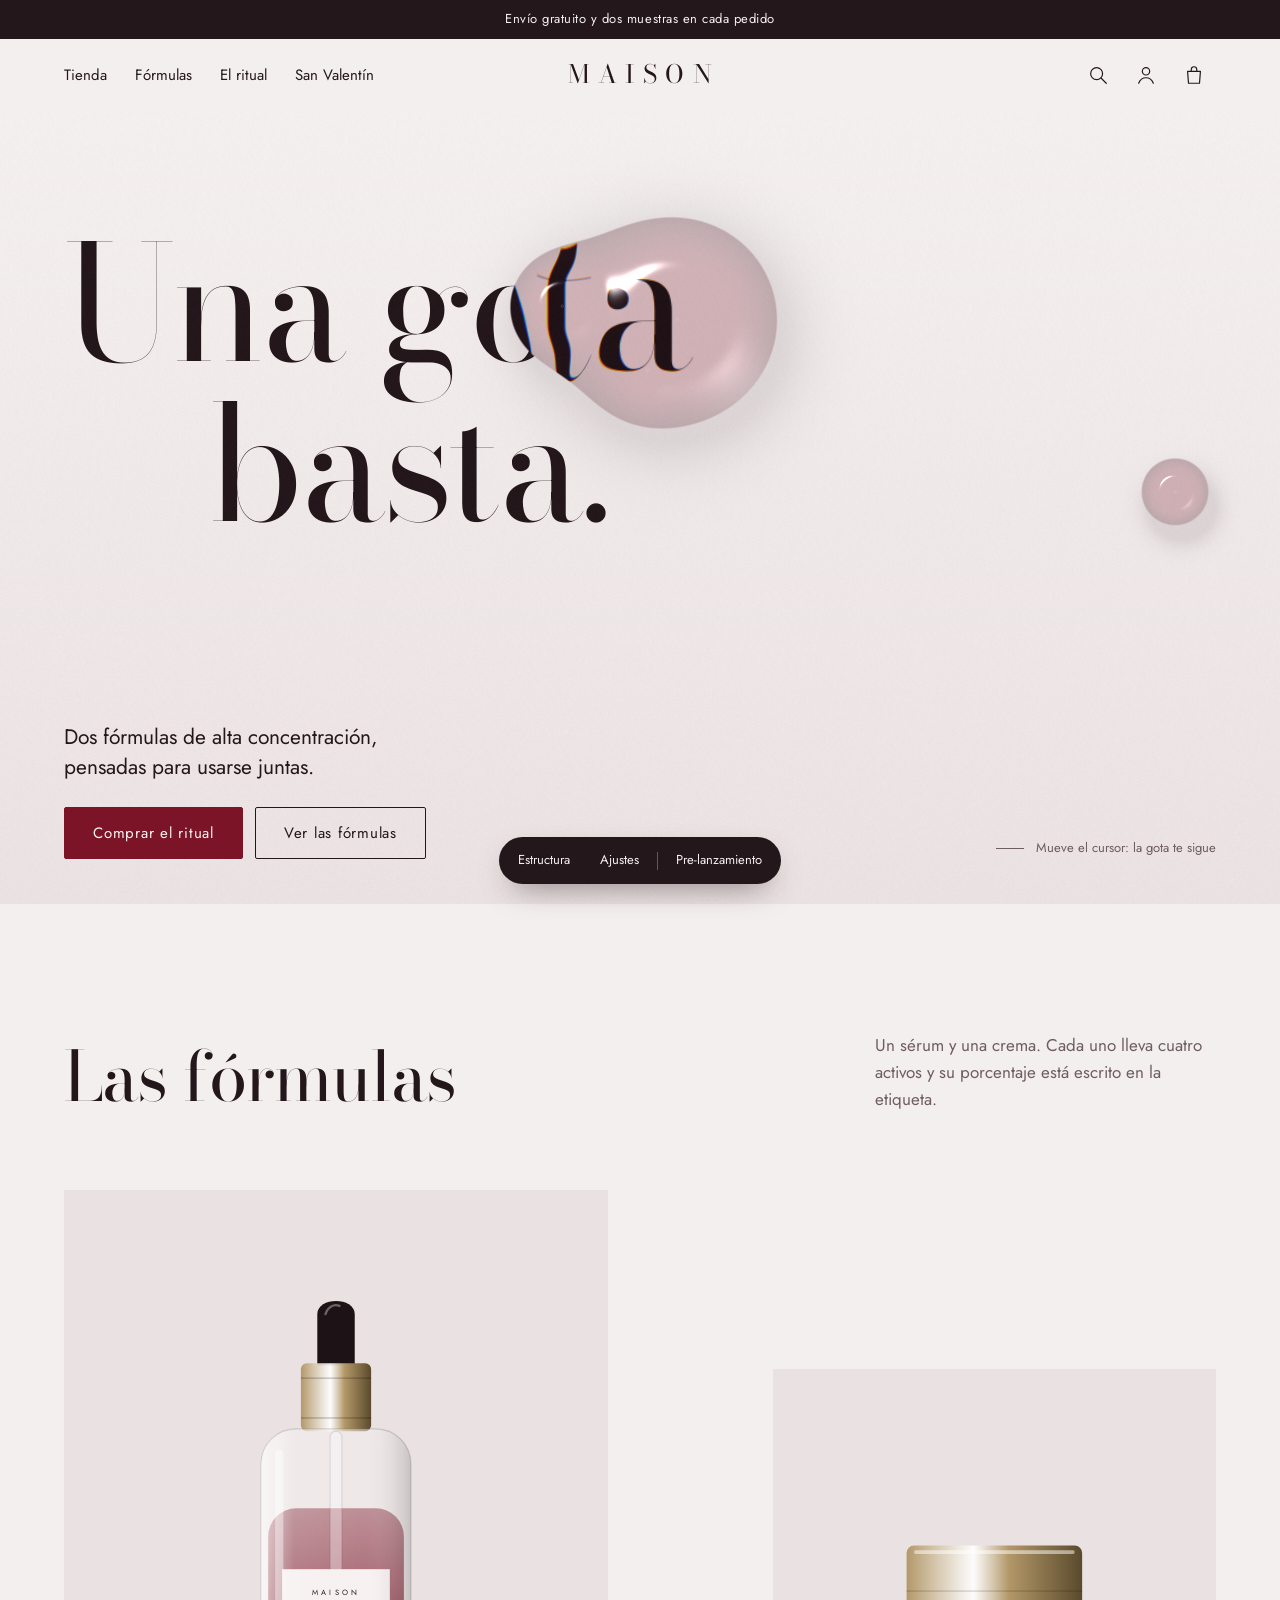
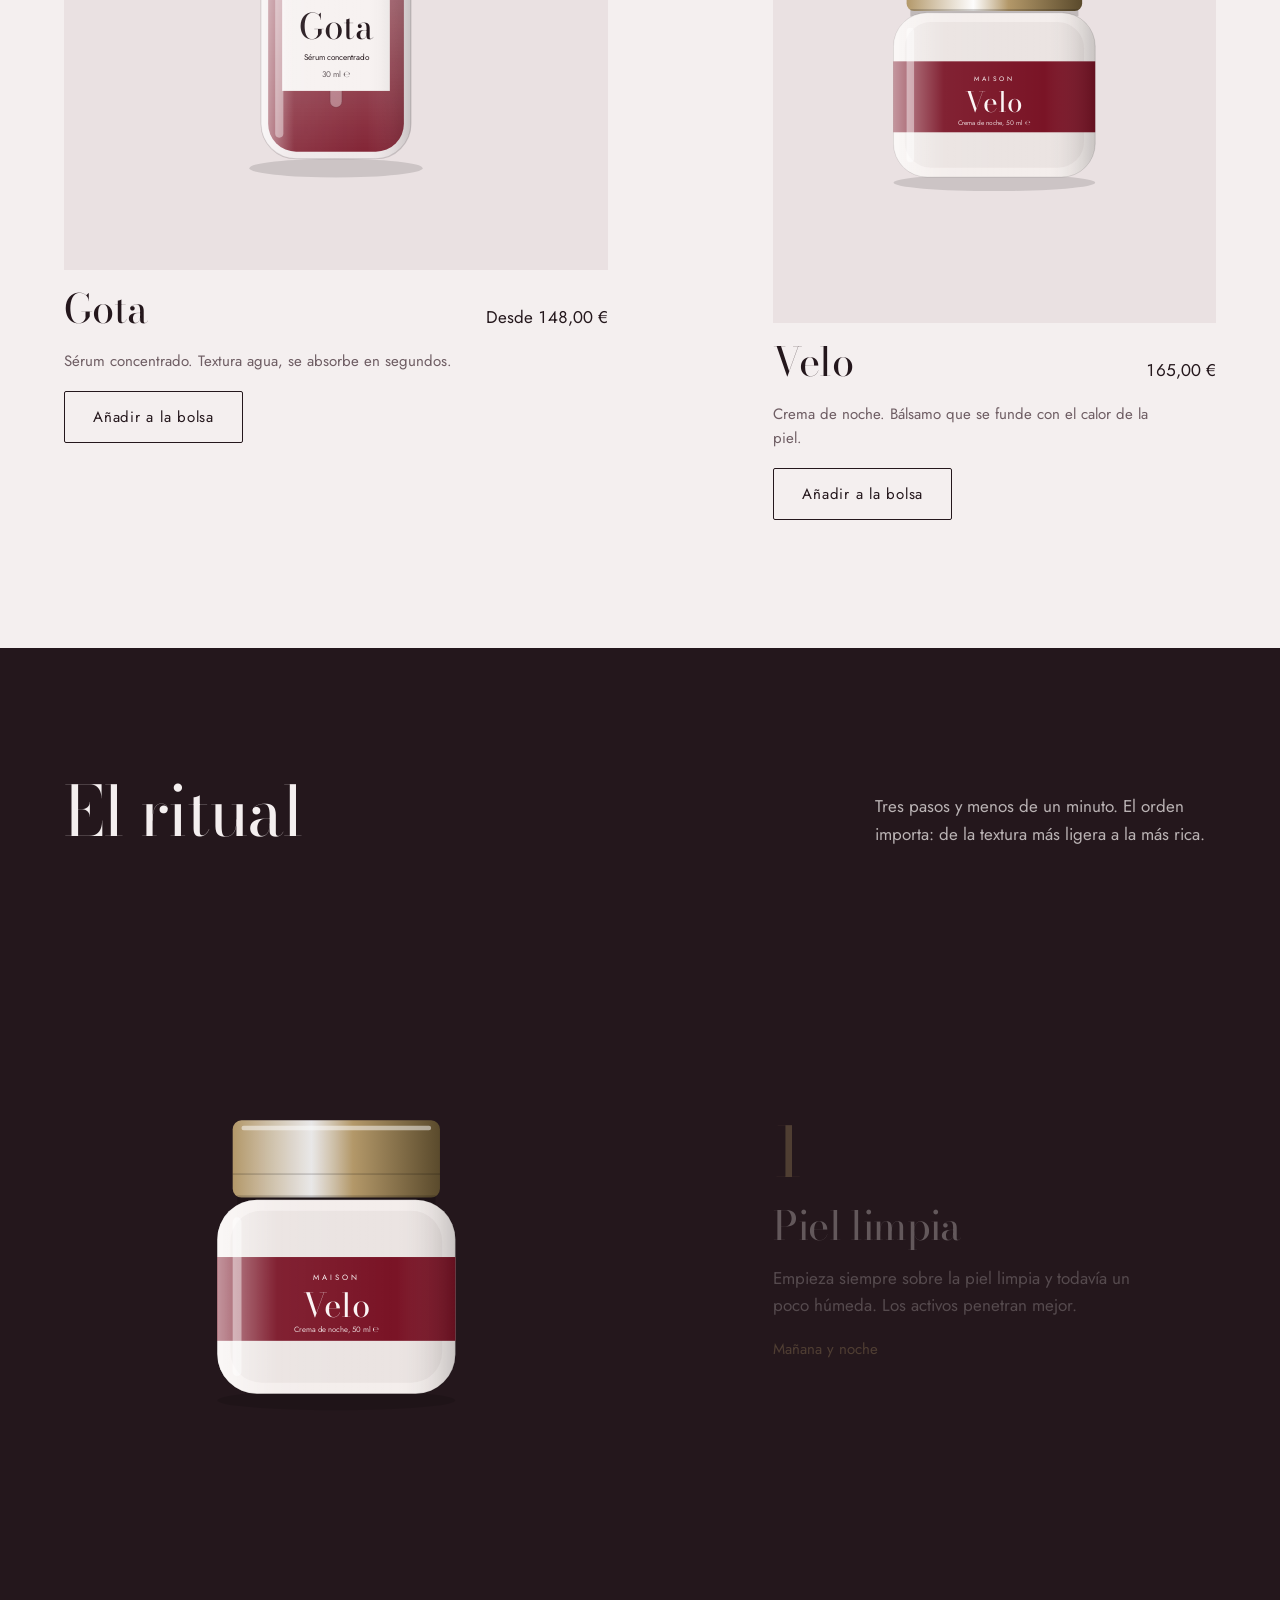
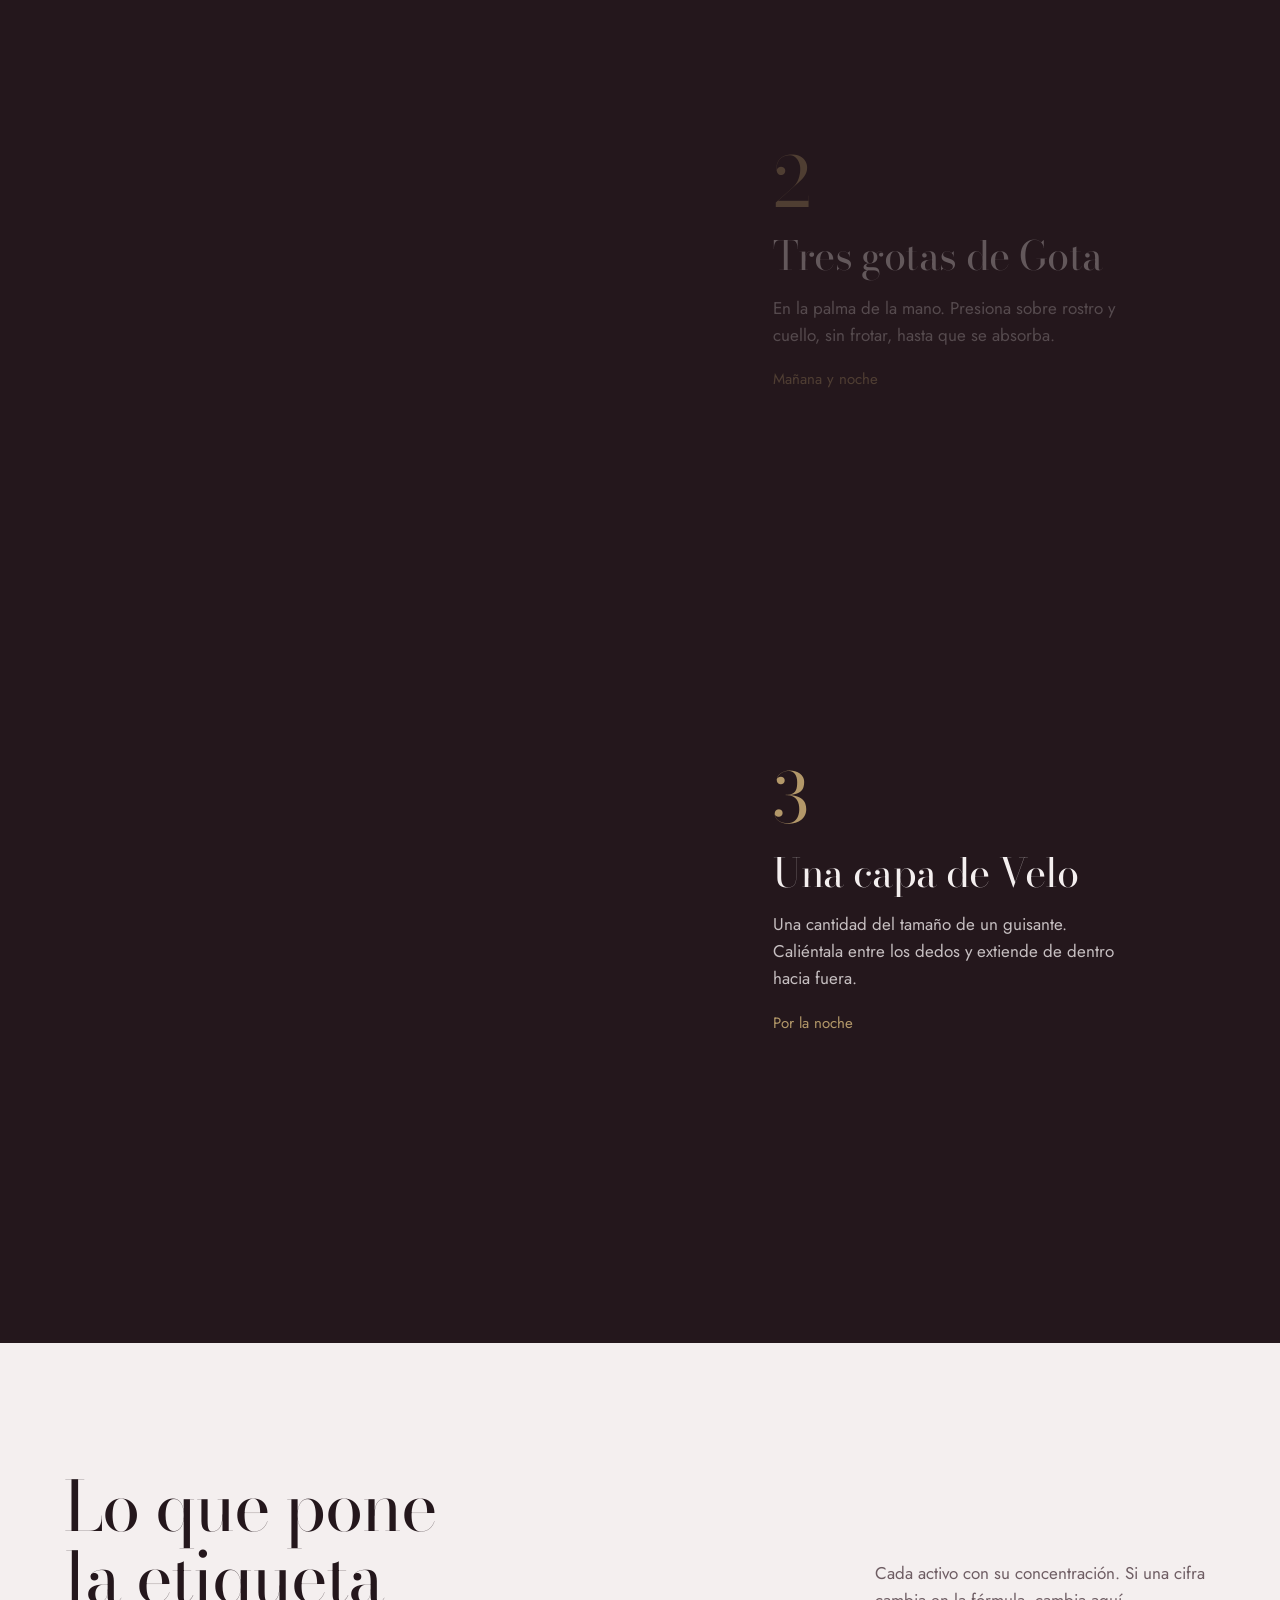
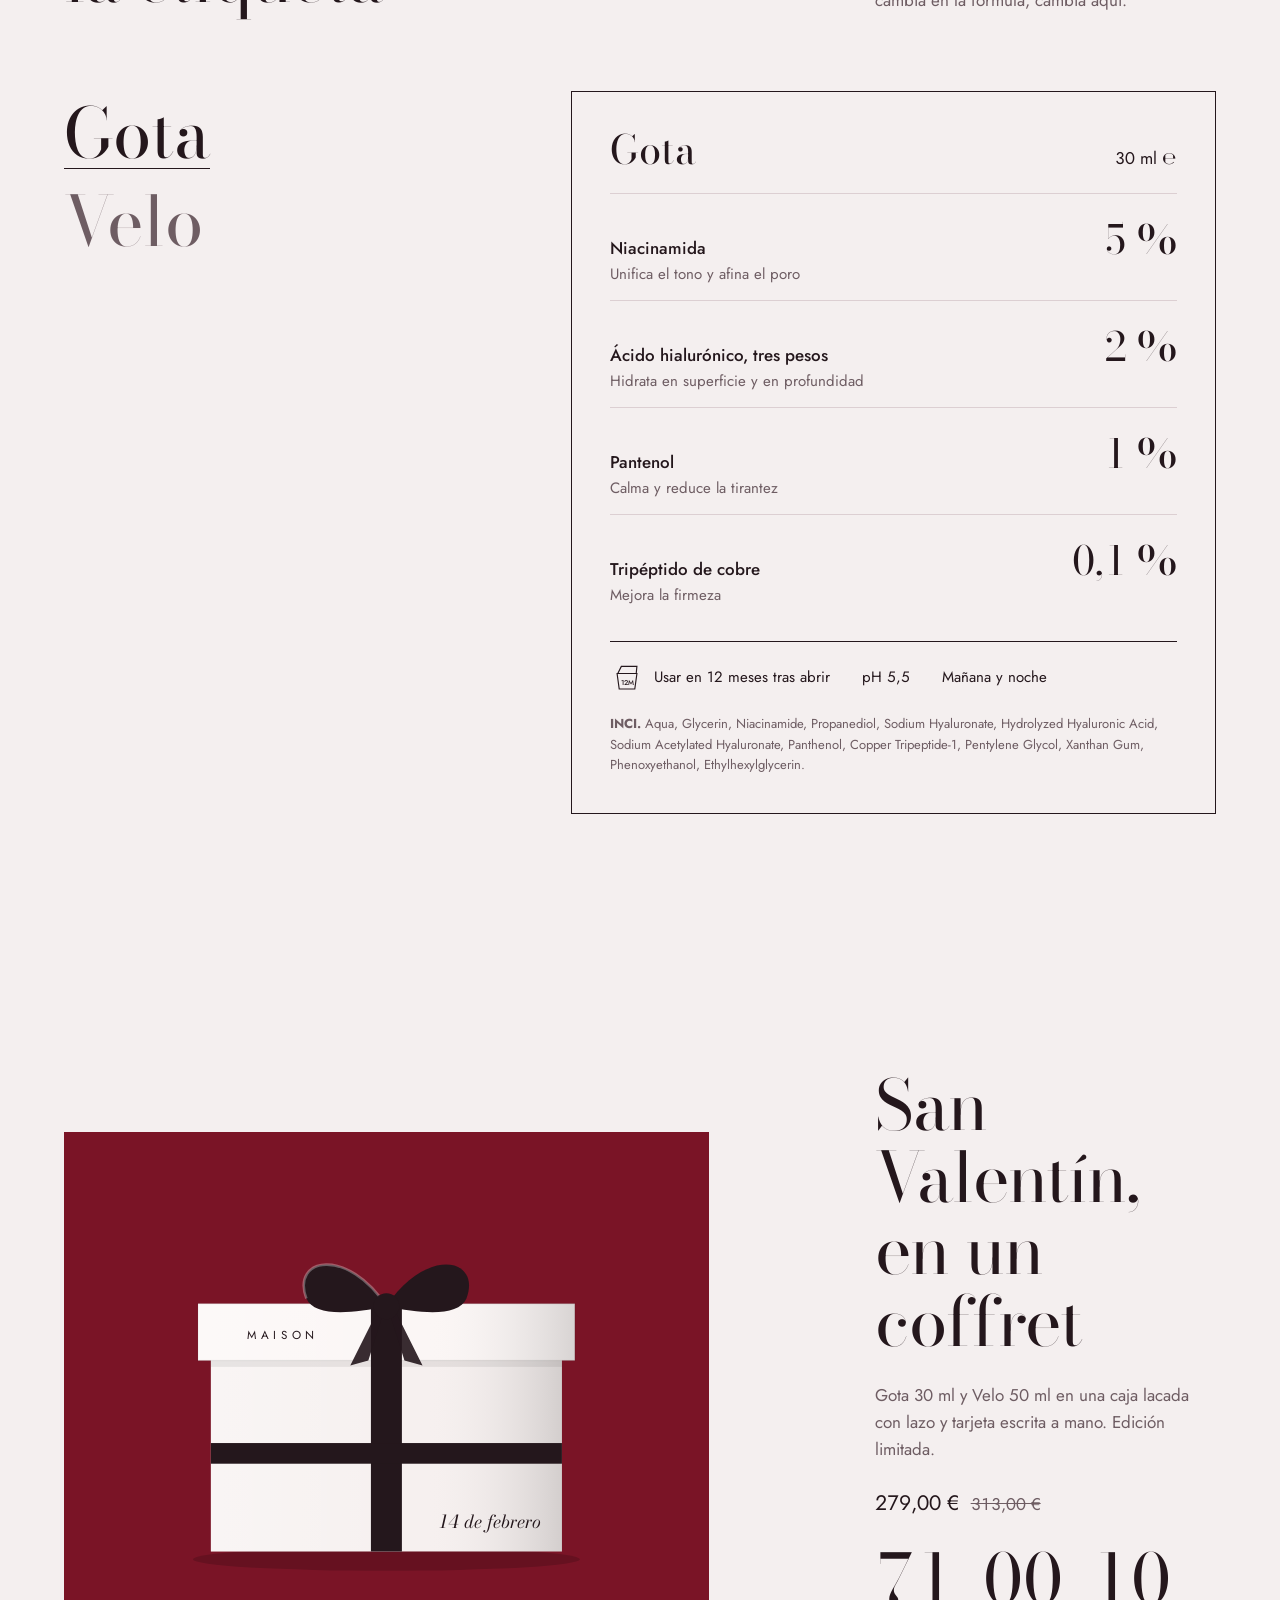
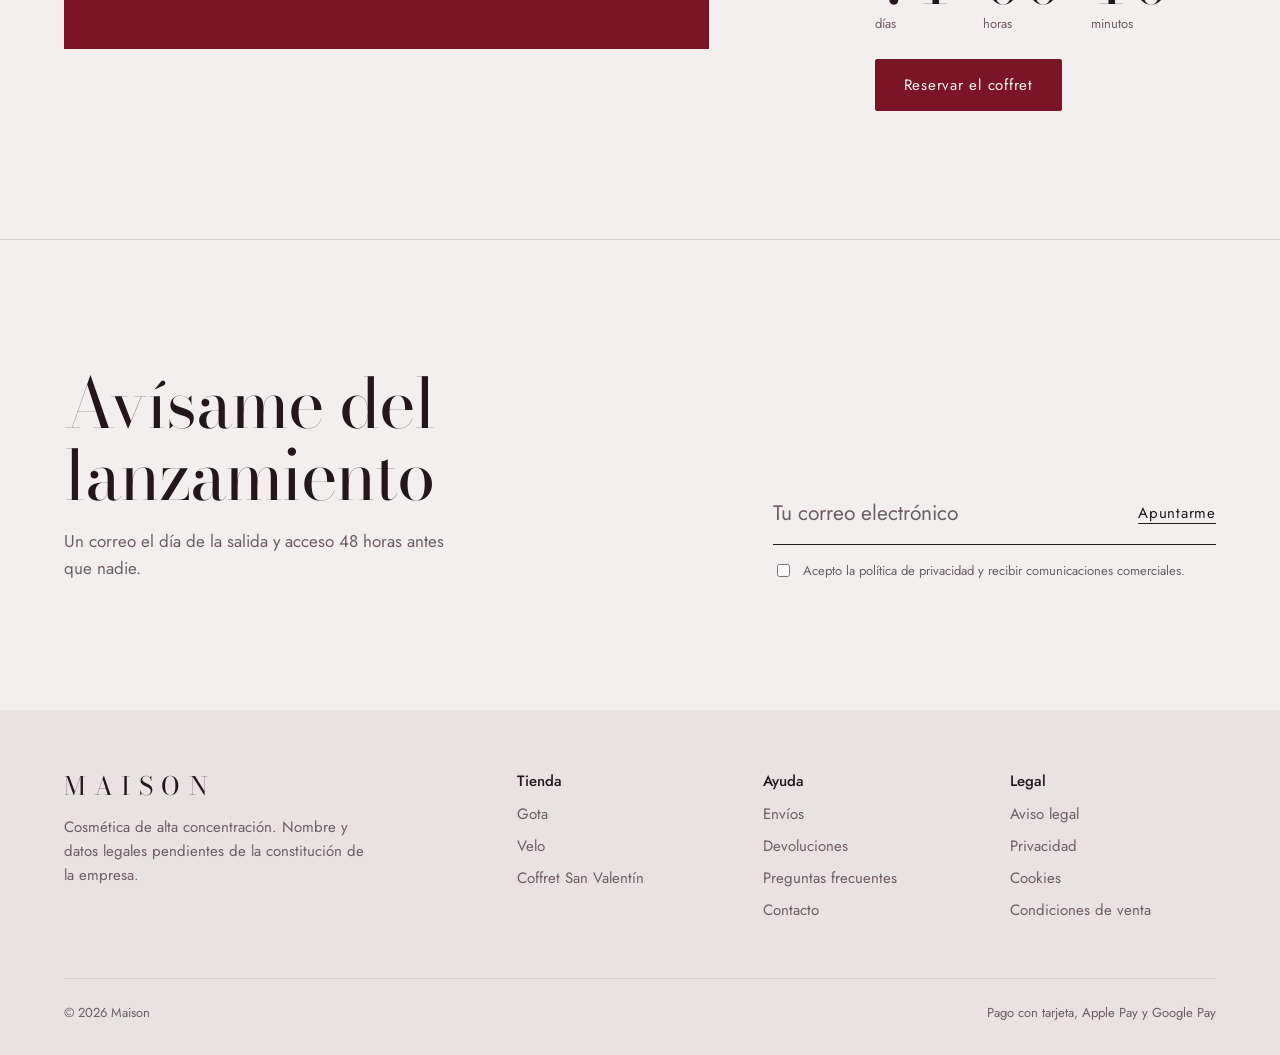
<file: index.html>
<!doctype html>
<html lang="es">
<head>
<meta charset="utf-8">
<meta name="viewport" content="width=device-width,initial-scale=1,viewport-fit=cover">
<title>Boceto tienda cosmética</title>
<meta name="claude:viewport-fit-sides" content="cover">
<meta name="description" content="Boceto navegable de la tienda online: estructura equivalente a un tema Shopify Online Store 2.0.">
<link rel="preconnect" href="https://fonts.googleapis.com">
<link rel="preconnect" href="https://fonts.gstatic.com" crossorigin>
<link rel="stylesheet" href="https://fonts.googleapis.com/css2?family=Bodoni+Moda:ital,opsz,wght@0,6..96,400..700;1,6..96,400..700&family=Jost:wght@300..600&display=swap">
<style>
/* =====================================================================
   base.css — Tema base para tienda de cosmética de alta gama (Shopify OS 2.0)
   Layout: editorial asimétrico a 12 columnas, texto alineado a la izquierda,
   logotipo centrado en la cabecera. Los valores de :root son los de serie;
   layout/theme.liquid los sobrescribe con settings.* del personalizador.
   ===================================================================== */
:root {
  --bg: #F4EFEF;          /* nácar: fondo general */
  --bg-2: #EAE1E2;        /* fondo de producto */
  --ink: #24171C;         /* tinta berenjena: texto */
  --ink-2: #6E5D63;       /* texto secundario */
  --line: #DCCFD2;        /* filetes */
  --accent: #7A1426;      /* granate lacado: botones y detalles */
  --on-accent: #FBF4F4;   /* texto sobre acento */
  --metal: #B39869;       /* champán: tapones y numeración */

  --font-display: "Bodoni Moda", "Bodoni 72", Didot, "Didot LT STD", "Times New Roman", serif;
  --font-body: "Jost", "Futura", "Avenir Next", "Century Gothic", system-ui, sans-serif;
  --font-code: ui-monospace, "SF Mono", Menlo, Consolas, monospace;

  --gutter: clamp(16px, 5vw, 72px);
  --maxw: 1440px;
  --header-h: 72px;
  --ease: cubic-bezier(.2, .7, .1, 1);

  /* Escala tipográfica (cuarta justa, base 17px) */
  --fs-xs: .8125rem;
  --fs-sm: .9375rem;
  --fs-md: 1.0625rem;
  --fs-lg: 1.3125rem;
  --fs-xl: clamp(1.75rem, 1.3rem + 1.6vw, 2.5rem);
  --fs-2xl: clamp(2.5rem, 1.6rem + 3.4vw, 4.5rem);
  --fs-3xl: clamp(3.5rem, 1.5rem + 8vw, 12rem);

  color-scheme: light;
}

*, *::before, *::after { box-sizing: border-box; }
html { -webkit-text-size-adjust: 100%; }
html.is-locked { overflow: hidden; }
body {
  margin: 0;
  background: var(--bg);
  color: var(--ink);
  font-family: var(--font-body);
  font-size: var(--fs-md);
  line-height: 1.6;
  font-weight: 400;
  -webkit-font-smoothing: antialiased;
  text-rendering: optimizeLegibility;
}
body::before {
  content: "";
  position: fixed;
  inset: 0 0 auto;
  height: env(safe-area-inset-top, 0px);
  z-index: 60;
  background: var(--bg);
}
img, svg { display: block; max-width: 100%; }
a { color: inherit; text-decoration-thickness: 1px; text-underline-offset: .22em; }
button, input, textarea, select { font: inherit; color: inherit; }
button { cursor: pointer; }
:focus-visible { outline: 2px solid var(--ink); outline-offset: 3px; }
h1, h2, h3, h4 {
  font-family: var(--font-display);
  font-weight: 400;
  line-height: 1.04;
  letter-spacing: -.015em;
  margin: 0;
  text-wrap: balance;
}
p { margin: 0; }
[hidden] { display: none !important; }
fieldset { border: 0; margin: 0; padding: 0; min-width: 0; }
legend { padding: 0; }
.visually-hidden {
  position: absolute !important; width: 1px; height: 1px; padding: 0; margin: -1px;
  overflow: hidden; clip: rect(0 0 0 0); white-space: nowrap; border: 0;
}
.wrap {
  max-width: var(--maxw);
  margin-inline: auto;
  padding-left: max(var(--gutter), env(safe-area-inset-left, 0px));
  padding-right: max(var(--gutter), env(safe-area-inset-right, 0px));
}
.tnum { font-variant-numeric: tabular-nums lining-nums; }

/* ---------- Botones ---------- */
.btn {
  display: inline-flex; align-items: center; justify-content: center; gap: 16px;
  min-height: 52px; padding: 0 28px;
  border: 1px solid var(--accent); border-radius: 2px;
  background: var(--accent); color: var(--on-accent);
  font-size: var(--fs-sm); letter-spacing: .05em; text-decoration: none; white-space: nowrap;
  transition: background-color .3s var(--ease), color .3s var(--ease), border-color .3s var(--ease);
}
.btn:hover { background: var(--ink); border-color: var(--ink); color: var(--bg); }
.btn--ghost { background: transparent; color: var(--ink); border-color: var(--ink); }
.btn--ghost:hover { background: var(--ink); color: var(--bg); }
.btn--block { width: 100%; }
.btn--split { justify-content: space-between; }
.btn[disabled] { opacity: .5; cursor: not-allowed; }
.btn.is-done { background: var(--ink); border-color: var(--ink); color: var(--bg); }
.icon-btn {
  display: inline-grid; place-items: center; position: relative;
  width: 44px; height: 44px; padding: 0; border: 0; border-radius: 50%; background: none;
}
.icon-btn svg { width: 22px; height: 22px; }
.bag-count {
  position: absolute; top: 3px; right: 1px;
  min-width: 18px; height: 18px; padding: 0 5px; border-radius: 9px;
  background: var(--accent); color: var(--on-accent);
  font-size: 11px; line-height: 18px; text-align: center;
}

/* ---------- Barra de anuncios y cabecera ---------- */
.announcement { background: var(--ink); color: var(--bg); font-size: var(--fs-xs); letter-spacing: .04em; text-align: center; position: relative; }
.announcement .wrap { padding-block: 9px; }
.section-header { position: sticky; top: env(safe-area-inset-top, 0px); z-index: 50; }
.site-header { background: var(--bg); border-bottom: 1px solid transparent; transition: border-color .3s; }
.site-header.is-scrolled { border-bottom-color: var(--line); }
.site-header__inner {
  display: grid; grid-template-columns: 1fr auto 1fr; align-items: center; gap: 16px;
  height: var(--header-h);
}
.site-nav { display: flex; gap: 28px; font-size: var(--fs-sm); }
.site-nav a {
  text-decoration: none; padding-block: 6px;
  background: linear-gradient(currentColor, currentColor) 0 100% / 0 1px no-repeat;
  transition: background-size .45s var(--ease);
}
.site-nav a:hover, .site-nav a[aria-current="page"] { background-size: 100% 1px; }
.wordmark {
  font-family: var(--font-display); font-size: clamp(20px, 1.1rem + .6vw, 28px);
  letter-spacing: .34em; padding-left: .34em; text-transform: uppercase;
  text-decoration: none; white-space: nowrap; line-height: 1;
}
.header-actions { display: flex; justify-content: flex-end; gap: 4px; }
.menu-toggle { display: none; }
@media (max-width: 900px) {
  .site-nav { display: none; }
  .menu-toggle { display: inline-grid; }
  .header-actions .hide-sm { display: none; }
}

/* ---------- Hero interactivo (sections/hero-drop.liquid) ---------- */
.hero-drop {
  position: relative; overflow: hidden; isolation: isolate;
  height: clamp(540px, calc(100svh - var(--header-h) - 36px), 880px);
  background: var(--bg); touch-action: pan-y;
}
.hero-drop__canvas { position: absolute; inset: 0; width: 100%; height: 100%; display: block; }
.hero-drop__fallback { display: none; }
.hero-drop--fallback .hero-drop__fallback { display: block; position: absolute; inset: 0; z-index: -1; width: 100%; height: 100%; object-fit: cover; }
.hero-drop__headwrap { position: absolute; inset: 0; pointer-events: none; }
.hero-drop__heading {
  position: absolute; top: 42%; transform: translateY(-50%);
  font-size: var(--fs-3xl); line-height: 1; letter-spacing: -.02em;
}
.hero-drop__heading span { display: block; }
.hero-drop__heading span + span { padding-left: .9em; }
.hero-drop--webgl .hero-drop__heading {
  position: absolute; width: 1px; height: 1px; overflow: hidden; clip: rect(0 0 0 0); white-space: nowrap;
}
.hero-drop__content {
  position: absolute; left: 0; right: 0; bottom: 0;
  padding-block: 0 clamp(24px, 5vh, 56px);
  display: flex; align-items: flex-end; justify-content: space-between; gap: 24px 40px; flex-wrap: wrap;
  pointer-events: none;
}
.hero-drop__content > * { pointer-events: auto; }
.hero-drop__text { display: grid; gap: 24px; min-width: 0; }
.hero-drop__lede { font-size: var(--fs-lg); line-height: 1.45; max-width: 30ch; }
.hero-drop__ctas { display: flex; gap: 12px; flex-wrap: wrap; }
.hero-drop__hint { display: flex; align-items: center; gap: 12px; font-size: var(--fs-xs); color: var(--ink-2); }
.hero-drop__hint::before { content: ""; width: 28px; height: 1px; background: currentColor; }
.hero-drop--fallback .hero-drop__hint { display: none; }
@media (max-width: 720px) {
  .hero-drop { height: clamp(500px, calc(100svh - var(--header-h) - 120px), 640px); }
  .hero-drop__heading { top: 30%; }
  .hero-drop__ctas .btn { padding: 0 20px; }
  .hero-drop__heading span + span { padding-left: 0; }
  .hero-drop__hint { display: none; }
}

/* ---------- Secciones ---------- */
.section { position: relative; padding-block: clamp(80px, 10vw, 168px); }
.section-head {
  display: grid; grid-template-columns: repeat(12, minmax(0, 1fr)); gap: 20px var(--gutter);
  align-items: end; margin-bottom: clamp(40px, 6vw, 88px);
}
.section-head h2 { grid-column: 1 / span 7; font-size: var(--fs-2xl); }
.section-head p { grid-column: 9 / span 4; color: var(--ink-2); max-width: 42ch; }
@media (max-width: 900px) { .section-head h2, .section-head p { grid-column: 1 / -1; } }

/* ---------- Tarjeta de producto (snippets/product-card.liquid) ---------- */
.card { position: relative; display: flex; flex-direction: column; gap: 18px; min-width: 0; }
.card__media {
  position: relative; display: block; aspect-ratio: 4 / 5; max-width: 100%;
  background: var(--bg-2); overflow: hidden;
}
.card__media > span {
  position: absolute; inset: 0; display: grid; place-items: center;
  transition: opacity .6s var(--ease), transform 1.1s var(--ease);
}
.card__media img, .pdp__slide img, .line-item__media img, .search-result__media img, .ritual__frame img { width: 100%; height: 100%; object-fit: cover; }
.card__media .art { height: 74%; width: auto; }
.card__media .art--velo { height: 54%; }
.card__media .art--coffret { height: auto; width: 78%; }
.card__media .art--texture { height: 92%; }
.card__media .media-secondary { opacity: 0; transform: scale(1.06); }
@media (hover: hover) {
  .card:hover .media-secondary { opacity: 1; transform: none; }
  .card:hover .media-primary { opacity: 0; transform: scale(.96); }
}
.card__badge { position: absolute; top: 16px; left: 16px; z-index: 2; padding: 4px 10px; background: var(--bg); font-size: var(--fs-xs); }
.card__row { display: flex; justify-content: space-between; align-items: baseline; gap: 16px; }
.card__title { font-size: var(--fs-xl); }
.card__title a { text-decoration: none; }
.card__title a:hover { text-decoration: underline; }
.card__price { white-space: nowrap; }
.card__type { color: var(--ink-2); font-size: var(--fs-sm); max-width: 44ch; }
.card__actions { position: relative; z-index: 3; display: flex; gap: 10px; }
.duo { display: flex !important; align-items: flex-end; justify-content: center; gap: 4%; }
.duo .art { height: 64%; width: auto; }
.duo .art--velo { height: 44%; }

/* ---------- Fórmulas destacadas ---------- */
.formulas__grid { display: grid; grid-template-columns: repeat(12, minmax(0, 1fr)); gap: 56px var(--gutter); align-items: start; }
.formulas__grid > :nth-child(1) { grid-column: 1 / span 6; }
.formulas__grid > :nth-child(2) { grid-column: 8 / span 5; margin-top: clamp(0px, 14vw, 220px); }
@media (max-width: 760px) {
  .formulas__grid > :nth-child(n) { grid-column: 1 / -1; margin-top: 0; }
}

/* ---------- El ritual (sticky) ---------- */
.ritual { background: var(--ink); color: var(--bg); }
.ritual .section-head p { color: color-mix(in srgb, var(--bg) 72%, var(--ink)); }
.ritual__grid { display: grid; grid-template-columns: repeat(12, minmax(0, 1fr)); gap: 0 var(--gutter); }
.ritual__visual {
  grid-column: 1 / span 6; position: sticky; top: calc(var(--header-h) + 6vh);
  height: min(70vh, 660px); align-self: start;
}
.ritual__frame {
  position: absolute; inset: 0; display: grid; place-items: center;
  opacity: 0; transform: translateY(28px) scale(.97);
  transition: opacity .7s var(--ease), transform 1s var(--ease);
}
.ritual__frame.is-active { opacity: 1; transform: none; }
.ritual__frame .art { height: 80%; width: auto; }
.ritual__frame .art--velo { height: 56%; }
.ritual__steps { grid-column: 8 / span 5; list-style: none; margin: 0; padding: 0; }
.ritual-step {
  min-height: min(70vh, 660px); display: flex; flex-direction: column; justify-content: center; gap: 18px;
  opacity: .3; transition: opacity .5s var(--ease);
}
.ritual-step.is-active { opacity: 1; }
.ritual-step__n { font-family: var(--font-display); font-size: var(--fs-2xl); line-height: 1; color: var(--metal); }
.ritual-step h3 { font-size: var(--fs-xl); }
.ritual-step p { max-width: 36ch; color: color-mix(in srgb, var(--bg) 78%, var(--ink)); }
.ritual-step__when { font-size: var(--fs-sm); color: var(--metal); }
@media (max-width: 760px) {
  .ritual__visual { display: none; }
  .ritual__steps { grid-column: 1 / -1; }
  .ritual-step { min-height: 0; padding-block: 32px; opacity: 1; border-top: 1px solid color-mix(in srgb, var(--bg) 20%, var(--ink)); }
}

/* ---------- Lo que pone la etiqueta ---------- */
.facts__panel { display: grid; grid-template-columns: repeat(12, minmax(0, 1fr)); gap: 40px var(--gutter); align-items: start; }
.facts__tabs { grid-column: 1 / span 4; display: flex; flex-direction: column; align-items: flex-start; gap: 4px; }
.facts__tab {
  border: 0; background: none; padding: 4px 0; text-align: left;
  font-family: var(--font-display); font-size: var(--fs-2xl); line-height: 1.1; color: var(--ink-2);
  text-decoration: underline transparent 1px; text-underline-offset: .14em;
  transition: color .3s var(--ease);
}
.facts__tab:hover { color: var(--ink); }
.facts__tab[aria-selected="true"] { color: var(--ink); text-decoration-color: currentColor; }
.facts__label {
  position: relative; grid-column: 6 / span 7;
  display: flex; flex-direction: column; gap: 20px;
  border: 1px solid var(--ink); padding: clamp(20px, 3vw, 40px); background: var(--bg);
}
.facts__labelhead { display: flex; justify-content: space-between; align-items: baseline; gap: 16px; }
.facts__name { font-family: var(--font-display); font-size: var(--fs-xl); line-height: 1; }
.facts__table { width: 100%; border-collapse: collapse; }
.facts__table th, .facts__table td { padding: 14px 0; border-top: 1px solid var(--line); vertical-align: baseline; text-align: left; }
.facts__table th { font-weight: 500; font-size: var(--fs-md); }
.facts__fn { display: block; font-weight: 400; font-size: var(--fs-sm); color: var(--ink-2); }
.facts__pct { font-family: var(--font-display); font-size: var(--fs-xl); text-align: right !important; white-space: nowrap; padding-left: 16px !important; }
.facts__meta { display: flex; flex-wrap: wrap; gap: 16px 32px; align-items: center; border-top: 1px solid var(--ink); padding-top: 18px; font-size: var(--fs-sm); }
.pao { display: inline-flex; align-items: center; gap: 10px; }
.pao-icon { width: 34px; height: 34px; }
.facts__inci { font-size: var(--fs-xs); line-height: 1.55; color: var(--ink-2); }
@media (max-width: 900px) { .facts__tabs, .facts__label { grid-column: 1 / -1; } .facts__tabs { flex-direction: row; gap: 24px; } }

/* ---------- San Valentín ---------- */
.gift__grid { display: grid; grid-template-columns: repeat(12, minmax(0, 1fr)); gap: 40px var(--gutter); align-items: center; }
.gift__media {
  grid-column: 1 / span 7; position: relative; display: grid; place-items: center;
  aspect-ratio: 5 / 4; max-width: 100%; overflow: hidden; background: var(--accent);
}
.gift__media .art { width: 68%; height: auto; transition: transform 1.2s var(--ease); }
.gift__media:hover .art { transform: translateY(-8px) rotate(-1.5deg); }
.gift__body { grid-column: 9 / span 4; display: flex; flex-direction: column; align-items: flex-start; gap: 24px; min-width: 0; }
.gift__body h2 { font-size: var(--fs-2xl); }
.gift__body p { color: var(--ink-2); max-width: 40ch; }
.price { display: flex; gap: 12px; align-items: baseline; font-size: var(--fs-lg); }
.price s { color: var(--ink-2); font-size: var(--fs-md); }
.countdown { display: flex; gap: 28px; }
.countdown__unit { display: flex; flex-direction: column; }
.countdown__num { font-family: var(--font-display); font-size: var(--fs-2xl); line-height: 1; font-variant-numeric: tabular-nums lining-nums; }
.countdown__lbl { font-size: var(--fs-xs); color: var(--ink-2); }
@media (max-width: 900px) { .gift__media, .gift__body { grid-column: 1 / -1; } }

/* ---------- Lista de espera / newsletter ---------- */
.waitlist { border-top: 1px solid var(--line); }
.waitlist__grid { display: grid; grid-template-columns: repeat(12, minmax(0, 1fr)); gap: 32px var(--gutter); align-items: end; }
.waitlist__intro { grid-column: 1 / span 6; display: grid; gap: 16px; }
.waitlist__intro h2 { font-size: var(--fs-2xl); }
.waitlist__intro p { color: var(--ink-2); max-width: 40ch; }
.waitlist__form { grid-column: 8 / span 5; }
.field-row { display: flex; align-items: center; gap: 12px; border-bottom: 1px solid var(--ink); }
.field-row:focus-within { border-bottom-color: var(--accent); box-shadow: 0 1px 0 var(--accent); }
.field-row input { flex: 1; min-width: 0; border: 0; background: transparent; padding: 14px 0; font-size: var(--fs-lg); outline: 0; }
.field-row input::placeholder { color: var(--ink-2); }
.field-row__btn { border: 0; background: none; padding: 12px 0 12px 12px; font-size: var(--fs-sm); letter-spacing: .05em; text-decoration: underline; text-underline-offset: .3em; }
.consent { display: flex; gap: 10px; align-items: flex-start; margin-top: 16px; font-size: var(--fs-xs); color: var(--ink-2); }
.consent input { margin-top: 3px; accent-color: var(--accent); }
.form-msg { margin-top: 16px; font-size: var(--fs-sm); }
.form-msg.is-error { color: var(--accent); }
@media (max-width: 900px) { .waitlist__intro, .waitlist__form { grid-column: 1 / -1; } }

/* ---------- Pie ---------- */
.site-footer { position: relative; background: var(--bg-2); font-size: var(--fs-sm); }
.site-footer > .wrap { padding-block: 64px 32px; }
.footer__grid { display: grid; grid-template-columns: 2fr repeat(3, minmax(0, 1fr)); gap: 40px; }
.footer__brand { display: grid; gap: 16px; align-content: start; }
.footer__brand .wordmark { padding-left: 0; justify-self: start; }
.footer__brand p { color: var(--ink-2); max-width: 34ch; }
.footer__col h3 { font-family: var(--font-body); font-size: var(--fs-sm); font-weight: 500; letter-spacing: 0; margin-bottom: 12px; }
.footer__col ul { list-style: none; margin: 0; padding: 0; display: grid; gap: 8px; }
.footer__col a { text-decoration: none; color: var(--ink-2); }
.footer__col a:hover { color: var(--ink); text-decoration: underline; }
.payment-icons { list-style: none; margin: 0; padding: 0; display: flex; flex-wrap: wrap; gap: 6px; }
.payment-icons svg { width: 38px; height: 24px; }
.wordmark__img { height: auto; max-height: 40px; width: auto; }
.skip-link:focus { position: fixed !important; top: 8px; left: 8px; width: auto; height: auto; clip: auto; z-index: 100; padding: 10px 16px; background: var(--ink); color: var(--bg); }
.pagination { margin-top: 56px; display: flex; gap: 16px; justify-content: center; }
.footer__bottom { display: flex; justify-content: space-between; flex-wrap: wrap; gap: 12px 24px; margin-top: 56px; padding-top: 24px; border-top: 1px solid var(--line); color: var(--ink-2); font-size: var(--fs-xs); }
@media (max-width: 760px) { .footer__grid { grid-template-columns: 1fr 1fr; } .footer__brand { grid-column: 1 / -1; } }

/* ---------- Ficha de producto (sections/main-product.liquid) ---------- */
.crumbs { display: flex; gap: 10px; padding-block: 24px 0; font-size: var(--fs-xs); color: var(--ink-2); }
.crumbs a { text-decoration: none; }
.crumbs a:hover { text-decoration: underline; }
.pdp { position: relative; display: grid; grid-template-columns: repeat(12, minmax(0, 1fr)); gap: 40px var(--gutter); padding-block: 24px 96px; }
.pdp__gallery { position: relative; grid-column: 1 / span 7; display: grid; gap: 12px; align-content: start; min-width: 0; }
.pdp__main { position: relative; aspect-ratio: 4 / 5; max-width: 100%; background: var(--bg-2); overflow: hidden; perspective: 900px; }
.pdp__slide { position: absolute; inset: 0; display: grid; place-items: center; opacity: 0; transition: opacity .6s var(--ease); }
.pdp__slide.is-active { opacity: 1; }
.pdp__slide .art { height: 78%; width: auto; transition: transform .25s linear; }
.pdp__slide .art--velo { height: 56%; }
.pdp__slide .art--coffret { width: 80%; height: auto; }
.pdp__slide .art--texture { height: 96%; }
.pdp__thumbs { display: grid; grid-template-columns: repeat(3, minmax(0, 1fr)); gap: 12px; }
.pdp__thumb {
  position: relative; display: grid; place-items: center; aspect-ratio: 1; max-width: 100%;
  padding: 0; border: 1px solid transparent; background: var(--bg-2); overflow: hidden;
}
.pdp__thumb[aria-current="true"] { border-color: var(--ink); }
.pdp__thumb .art { height: 72%; width: auto; }
.pdp__thumb .art--velo { height: 52%; }
.pdp__thumb .art--coffret { width: 80%; height: auto; }
.pdp__thumb .art--texture { height: 100%; }
.pdp__info {
  position: sticky; top: calc(var(--header-h) + 24px); align-self: start;
  grid-column: 9 / span 4; display: flex; flex-direction: column; gap: 24px; min-width: 0;
}
.pdp__info > [data-shopify-block] { position: relative; }
.assurances p { margin: 0; }
.dynamic-checkout { margin-top: 10px; }
.password__enter summary { cursor: pointer; text-decoration: underline; text-underline-offset: .2em; list-style: none; }
.password__enter summary::-webkit-details-marker { display: none; }
.password__enter[open] .password__form { position: absolute; right: max(var(--gutter), env(safe-area-inset-right, 0px)); margin-top: 12px; width: min(320px, calc(100vw - 32px)); padding: 16px; background: var(--bg); border: 1px solid var(--line); z-index: 5; }
.password__top { position: relative; }
.page__title { font-size: var(--fs-2xl); margin-bottom: 32px; }
.rte { max-width: 68ch; color: var(--ink-2); }
.rte > * + * { margin-top: 1em; }
.cart-page__foot { display: grid; gap: 12px; max-width: 460px; margin-left: auto; padding-top: 24px; }
.cart-page__foot textarea, .qty-input { padding: 10px 12px; border: 1px solid var(--line); background: var(--bg); }
.qty-input { width: 72px; }
.pdp__title { font-size: var(--fs-2xl); }
.pdp__type { margin-top: 8px; font-size: var(--fs-lg); color: var(--ink-2); }
.pdp__desc { color: var(--ink-2); max-width: 44ch; }
.pdp__size { font-size: var(--fs-sm); }
.variant-pills legend { font-size: var(--fs-sm); margin-bottom: 10px; }
.variant-pills > div { display: flex; flex-wrap: wrap; gap: 8px; }
.pill { position: relative; }
.pill input { position: absolute; opacity: 0; inset: 0; margin: 0; }
.pill span { display: inline-flex; align-items: center; min-height: 44px; padding: 0 20px; border: 1px solid var(--line); font-size: var(--fs-sm); cursor: pointer; transition: all .25s var(--ease); }
.pill input:checked + span { border-color: var(--ink); background: var(--ink); color: var(--bg); }
.pill input:focus-visible + span { outline: 2px solid var(--ink); outline-offset: 3px; }
.buy-row { display: flex; gap: 10px; }
.buy-row .btn { flex: 1; min-width: 0; }
.qty { display: inline-flex; align-items: stretch; height: 52px; border: 1px solid var(--line); }
.qty button { width: 44px; border: 0; background: none; font-size: 18px; }
.qty output { min-width: 28px; display: grid; place-items: center; }
.qty--sm { height: 36px; }
.qty--sm button { width: 32px; font-size: 16px; }
.assurances { list-style: none; margin: 0; padding: 0; display: grid; gap: 6px; font-size: var(--fs-sm); color: var(--ink-2); }
.accordion { border-top: 1px solid var(--line); }
.accordion details, .accordion__item { position: relative; border-bottom: 1px solid var(--line); }
.pdp__info .accordion__item:first-of-type { border-top: 1px solid var(--line); }
.accordion summary, .accordion__item summary { list-style: none; display: flex; justify-content: space-between; align-items: center; gap: 16px; padding: 18px 0; cursor: pointer; font-size: var(--fs-md); }
.accordion summary::-webkit-details-marker, .accordion__item summary::-webkit-details-marker { display: none; }
.accordion summary::after, .accordion__item summary::after {
  content: ""; flex: none; width: 13px; height: 13px;
  background: linear-gradient(currentColor, currentColor) center / 100% 1px no-repeat, linear-gradient(currentColor, currentColor) center / 1px 100% no-repeat;
  transition: background-size .35s var(--ease);
}
.accordion details[open] summary::after, .accordion__item[open] summary::after { background-size: 100% 1px, 1px 0; }
.accordion__body { padding-bottom: 22px; font-size: var(--fs-sm); color: var(--ink-2); display: grid; gap: 12px; }
.accordion__body ul { margin: 0; padding-left: 1.1em; display: grid; gap: 4px; }
.accordion .facts__table th { font-size: var(--fs-sm); }
.accordion .facts__pct { font-size: var(--fs-lg); }
.sticky-buy { display: none; }
@media (max-width: 900px) {
  .pdp__gallery, .pdp__info { grid-column: 1 / -1; }
  .pdp__info { position: relative; top: auto; }
  .sticky-buy {
    display: flex; align-items: center; justify-content: space-between; gap: 12px;
    position: fixed; left: 0; right: 0; bottom: 0; z-index: 45;
    padding: 12px max(16px, env(safe-area-inset-right, 0px)) calc(12px + env(safe-area-inset-bottom, 0px)) max(16px, env(safe-area-inset-left, 0px));
    background: var(--bg); border-top: 1px solid var(--line);
    transform: translateY(110%); transition: transform .4s var(--ease);
  }
  .sticky-buy.is-visible { transform: none; }
  .sticky-buy__name { font-family: var(--font-display); font-size: var(--fs-lg); line-height: 1.1; min-width: 0; }
  .sticky-buy .btn { min-height: 46px; padding: 0 20px; }
}
.complete { border-top: 1px solid var(--line); }
.complete__grid { display: grid; grid-template-columns: repeat(2, minmax(0, 1fr)); gap: 48px var(--gutter); max-width: 960px; }
@media (max-width: 640px) { .complete__grid { grid-template-columns: 1fr; } }

/* ---------- Colección ---------- */
.collection__head { display: flex; justify-content: space-between; align-items: baseline; gap: 24px; flex-wrap: wrap; margin-bottom: clamp(32px, 5vw, 72px); }
.collection__head h1 { font-size: var(--fs-2xl); }
.collection__head p { color: var(--ink-2); }
.collection-grid { display: grid; grid-template-columns: repeat(3, minmax(0, 1fr)); gap: 56px var(--gutter); }
@media (max-width: 900px) { .collection-grid { grid-template-columns: repeat(2, minmax(0, 1fr)); } }
@media (max-width: 560px) { .collection-grid { grid-template-columns: 1fr; } }

/* ---------- Paneles laterales: bolsa y menú ---------- */
.drawer { position: fixed; inset: 0; z-index: 80; visibility: hidden; pointer-events: none; transition: visibility 0s linear .5s; }
.drawer.is-open { visibility: visible; pointer-events: auto; transition: visibility 0s; }
.drawer__backdrop {
  position: absolute; inset: 0; width: 100%; padding: 0; border: 0;
  background: color-mix(in srgb, var(--ink) 42%, transparent);
  opacity: 0; transition: opacity .45s var(--ease); cursor: default;
}
.drawer.is-open .drawer__backdrop { opacity: 1; }
.drawer__panel {
  position: absolute; top: 0; right: 0; bottom: 0; width: min(460px, 100%);
  display: flex; flex-direction: column; background: var(--bg);
  padding-top: env(safe-area-inset-top, 0px); padding-bottom: env(safe-area-inset-bottom, 0px); padding-right: env(safe-area-inset-right, 0px);
  transform: translateX(100%); transition: transform .55s var(--ease);
}
.drawer--left .drawer__panel { right: auto; left: 0; transform: translateX(-100%); padding-right: 0; padding-left: env(safe-area-inset-left, 0px); }
.drawer.is-open .drawer__panel { transform: none; }
.drawer__head { display: flex; justify-content: space-between; align-items: center; gap: 16px; padding: 16px 16px 16px 24px; border-bottom: 1px solid var(--line); }
.drawer__head h2 { font-size: var(--fs-xl); }
.drawer__body { flex: 1; overflow-y: auto; overscroll-behavior: contain; padding: 0 24px 24px; }
.drawer__foot { display: grid; gap: 12px; padding: 20px 24px; border-top: 1px solid var(--line); }
.menu-list { list-style: none; margin: 0; padding: 24px 0; display: grid; gap: 6px; }
.menu-list a { font-family: var(--font-display); font-size: var(--fs-xl); text-decoration: none; }
.line-items { list-style: none; margin: 0; padding: 0; }
.line-item { position: relative; display: grid; grid-template-columns: 76px minmax(0, 1fr) auto; gap: 16px; padding-block: 20px; border-bottom: 1px solid var(--line); align-items: start; }
.line-item__media { display: grid; place-items: center; aspect-ratio: 4 / 5; background: var(--bg-2); }
.line-item__media .art { height: 80%; width: auto; }
.line-item__media .art--velo { height: 56%; }
.line-item__media .art--coffret { width: 86%; height: auto; }
.line-item__info { display: grid; gap: 6px; justify-items: start; min-width: 0; }
.line-item__title { font-family: var(--font-display); font-size: var(--fs-lg); line-height: 1.1; text-decoration: none; }
.line-item__meta { font-size: var(--fs-xs); color: var(--ink-2); }
.line-item__end { display: grid; gap: 8px; justify-items: end; font-size: var(--fs-sm); }
.remove { border: 0; background: none; padding: 0; font-size: var(--fs-xs); color: var(--ink-2); text-decoration: underline; text-underline-offset: .2em; }
.samples, .gift-wrap { position: relative; padding-block: 20px; border-bottom: 1px solid var(--line); display: grid; gap: 12px; }
.samples legend { font-size: var(--fs-sm); padding-bottom: 12px; }
.chips { display: flex; flex-wrap: wrap; gap: 8px; }
.chip { position: relative; }
.chip input { position: absolute; inset: 0; opacity: 0; margin: 0; }
.chip span { display: inline-flex; align-items: center; min-height: 38px; padding: 0 14px; border: 1px solid var(--line); border-radius: 19px; font-size: var(--fs-xs); cursor: pointer; }
.chip input:checked + span { background: var(--ink); color: var(--bg); border-color: var(--ink); }
.chip input:disabled + span { opacity: .45; cursor: not-allowed; }
.chip input:focus-visible + span { outline: 2px solid var(--ink); outline-offset: 2px; }
.samples__count { font-size: var(--fs-xs); color: var(--ink-2); }
.check { display: flex; gap: 10px; align-items: center; font-size: var(--fs-sm); }
.check input { accent-color: var(--accent); width: 18px; height: 18px; margin: 0; }
.gift-wrap__msg { display: grid; gap: 6px; font-size: var(--fs-xs); color: var(--ink-2); }
.gift-wrap__msg textarea { width: 100%; resize: vertical; padding: 10px 12px; border: 1px solid var(--line); background: var(--bg); font-size: var(--fs-sm); color: var(--ink); }
.subtotal-row { display: flex; justify-content: space-between; font-size: var(--fs-lg); }
.drawer__note { font-size: var(--fs-xs); color: var(--ink-2); }
.checkout-note { padding: 12px 14px; background: var(--bg-2); font-size: var(--fs-xs); line-height: 1.5; }
.empty-state { display: grid; gap: 14px; justify-items: start; padding-block: 40px; }
.empty-state__title { font-family: var(--font-display); font-size: var(--fs-xl); line-height: 1.1; }
.empty-state p { color: var(--ink-2); }

/* ---------- Búsqueda predictiva ---------- */
.search { position: fixed; inset: 0; z-index: 85; visibility: hidden; transition: visibility 0s linear .5s; }
.search.is-open { visibility: visible; transition: visibility 0s; }
.search .drawer__backdrop { z-index: 0; }
.search.is-open .drawer__backdrop { opacity: 1; }
.search__panel { position: relative; z-index: 1; background: var(--bg); padding-top: env(safe-area-inset-top, 0px); transform: translateY(-100%); transition: transform .55s var(--ease); }
.search.is-open .search__panel { transform: none; }
.search__field { display: flex; align-items: center; gap: 16px; padding-block: 28px 12px; border-bottom: 1px solid var(--ink); }
.search__field:focus-within { border-bottom-color: var(--accent); }
.search__field input { flex: 1; min-width: 0; padding: 0; border: 0; outline: 0; background: none; font-family: var(--font-display); font-size: var(--fs-2xl); line-height: 1.2; }
.search__results { display: grid; grid-template-columns: repeat(3, minmax(0, 1fr)); gap: 16px var(--gutter); padding-block: 24px 40px; }
.search__results > p { grid-column: 1 / -1; color: var(--ink-2); }
.search-result { display: grid; grid-template-columns: 64px minmax(0, 1fr); gap: 14px; align-items: center; text-decoration: none; }
.search-result__media { display: grid; place-items: center; aspect-ratio: 4 / 5; background: var(--bg-2); }
.search-result__media .art { height: 78%; width: auto; }
.search-result__media .art--velo { height: 52%; }
.search-result__media .art--coffret { width: 86%; height: auto; }
.search-result strong { display: block; font-family: var(--font-display); font-weight: 400; font-size: var(--fs-lg); line-height: 1.1; }
.search-result span { font-size: var(--fs-xs); color: var(--ink-2); }
@media (max-width: 760px) { .search__results { grid-template-columns: 1fr; } }

/* ---------- Página de contraseña: pre-lanzamiento ---------- */
.layout-password { min-height: 100svh; display: flex; flex-direction: column; background: var(--bg); }
.password__top { width: 100%; display: grid; grid-template-columns: 1fr auto 1fr; align-items: center; gap: 16px; height: var(--header-h); }
.password__enter { justify-self: end; font-size: var(--fs-sm); }
@media (max-width: 560px) {
  .password__top { grid-template-columns: 1fr auto; }
  .password__top > span:first-child { display: none; }
  .password__top .wordmark { justify-self: start; padding-left: 0; }
  .password__enter { white-space: nowrap; font-size: var(--fs-xs); }
}
.hero-drop--password { flex: 1; height: auto; min-height: 560px; }
.hero-drop--password .hero-drop__content { align-items: flex-end; }
.hero-drop--password .waitlist__form { grid-column: auto; width: min(440px, 100%); }
.hero-drop--password .countdown__lbl { color: var(--ink-2); }

/* ---------- Aviso emergente ---------- */
.toast {
  position: fixed; left: 50%; bottom: calc(24px + env(safe-area-inset-bottom, 0px)); z-index: 95;
  transform: translateX(-50%); max-width: calc(100% - 32px);
  padding: 12px 18px; background: var(--ink); color: var(--bg); font-size: var(--fs-sm);
}

@media (prefers-reduced-motion: reduce) {
  *, *::before, *::after { transition-duration: .01ms !important; animation-duration: .01ms !important; scroll-behavior: auto !important; }
}

/* ---------- Solo prototipo: barra de herramientas, capa de estructura, ajustes ---------- */
.devbar {
  position: fixed; z-index: 90;
  left: 50%; transform: translateX(-50%); bottom: calc(16px + env(safe-area-inset-bottom, 0px));
  display: flex; align-items: center; gap: 2px; padding: 5px;
  background: var(--ink); color: var(--bg); border-radius: 999px;
  font-size: 13px; box-shadow: 0 12px 32px -14px color-mix(in srgb, var(--ink) 70%, transparent);
}
.devbar button { border: 0; background: transparent; color: inherit; padding: 8px 14px; border-radius: 999px; white-space: nowrap; }
.devbar button:hover { background: color-mix(in srgb, var(--bg) 14%, transparent); }
.devbar button[aria-pressed="true"] { background: var(--bg); color: var(--ink); }
.devbar button:focus-visible { outline: 2px solid var(--bg); outline-offset: 1px; }
.devbar__sep { width: 1px; height: 18px; margin-inline: 2px; background: color-mix(in srgb, var(--bg) 30%, transparent); }
.has-sticky-buy .devbar { bottom: calc(86px + env(safe-area-inset-bottom, 0px)); }
@media (max-width: 480px) { .devbar { font-size: 12px; } .devbar button { padding: 8px 11px; } }

.template-badge {
  position: fixed; z-index: 90;
  right: calc(16px + env(safe-area-inset-right, 0px)); bottom: calc(16px + env(safe-area-inset-bottom, 0px));
  padding: 8px 12px; background: var(--accent); color: var(--on-accent);
  font: 500 12px/1.3 var(--font-code);
}
.has-sticky-buy .template-badge { bottom: calc(86px + env(safe-area-inset-bottom, 0px)); }
@media (max-width: 640px) { .template-badge { bottom: calc(68px + env(safe-area-inset-bottom, 0px)); } }

.show-structure [data-shopify] { outline: 1px dashed var(--accent); outline-offset: -1px; }
.show-structure [data-shopify]::after {
  content: attr(data-shopify);
  position: absolute; top: 0; left: 0; z-index: 30; max-width: 100%;
  padding: 4px 8px; background: var(--accent); color: var(--on-accent);
  font: 500 11px/1.3 var(--font-code); letter-spacing: 0; text-transform: none;
  white-space: nowrap; overflow: hidden; text-overflow: ellipsis; pointer-events: none;
}
.show-structure [data-shopify-block] { position: relative; outline: 1px dotted var(--metal); outline-offset: 2px; }
.show-structure [data-shopify-block]::before {
  content: attr(data-shopify-block);
  position: absolute; top: 0; right: 0; z-index: 31; max-width: 100%;
  padding: 3px 7px; background: var(--metal); color: var(--ink);
  font: 500 10.5px/1.3 var(--font-code); letter-spacing: 0; text-transform: none;
  white-space: nowrap; overflow: hidden; text-overflow: ellipsis; pointer-events: none;
}
.show-structure .announcement[data-shopify]::after,
.show-structure .site-header[data-shopify]::after { top: auto; bottom: 0; }

.tweaks {
  position: fixed; z-index: 91;
  left: calc(16px + env(safe-area-inset-left, 0px)); bottom: calc(72px + env(safe-area-inset-bottom, 0px));
  width: min(360px, calc(100vw - 32px)); max-height: calc(100svh - 120px); overflow: auto;
  display: grid; gap: 18px; padding: 20px;
  background: var(--bg); color: var(--ink); border: 1px solid var(--ink);
  font-size: var(--fs-sm);
  box-shadow: 0 24px 48px -24px color-mix(in srgb, var(--ink) 60%, transparent);
}
.tweaks__head { display: flex; justify-content: space-between; align-items: center; gap: 12px; }
.tweaks__head h2 { font-size: var(--fs-lg); }
.tweaks__intro, .tweaks__note { font-size: var(--fs-xs); color: var(--ink-2); }
.tweak { display: grid; gap: 8px; }
.tweak > label, .tweak legend { display: flex; justify-content: space-between; gap: 8px; flex-wrap: wrap; font-weight: 500; }
.tweak legend { margin-bottom: 8px; width: 100%; }
.tweak code { font: 400 11px var(--font-code); color: var(--ink-2); }
.tweak input[type="text"] { width: 100%; padding: 10px 12px; border: 1px solid var(--line); background: var(--bg); }
.tweak input[type="range"] { width: 100%; accent-color: var(--accent); }
.swatches { display: flex; flex-wrap: wrap; gap: 8px; }
.swatch { position: relative; }
.swatch input { position: absolute; inset: 0; opacity: 0; margin: 0; }
.swatch span { display: inline-flex; align-items: center; gap: 8px; min-height: 36px; padding: 0 12px 0 8px; border: 1px solid var(--line); border-radius: 18px; font-size: var(--fs-xs); cursor: pointer; }
.swatch i { width: 18px; height: 18px; border-radius: 50%; box-shadow: inset 0 0 0 1px color-mix(in srgb, var(--ink) 20%, transparent); }
.swatch input:checked + span { border-color: var(--ink); box-shadow: inset 0 0 0 1px var(--ink); }
.swatch input:focus-visible + span { outline: 2px solid var(--ink); outline-offset: 2px; }

.ico { fill: none; stroke: currentColor; stroke-width: 1.3; stroke-linecap: round; stroke-linejoin: round; }
</style>

</head>
<body>
<svg width="0" height="0" style="position:absolute" aria-hidden="true">
  <symbol id="i-search" viewBox="0 0 24 24"><circle cx="10.5" cy="10.5" r="6.5"/><path d="M15.5 15.5 21 21"/></symbol>
  <symbol id="i-user" viewBox="0 0 24 24"><circle cx="12" cy="8" r="4"/><path d="M4 21c1.5-4 4.5-6 8-6s6.5 2 8 6"/></symbol>
  <symbol id="i-bag" viewBox="0 0 24 24"><path d="M5 8h14l-1 13H6z"/><path d="M9 8V6a3 3 0 0 1 6 0v2"/></symbol>
  <symbol id="i-menu" viewBox="0 0 24 24"><path d="M3 8h18M3 16h18"/></symbol>
  <symbol id="i-close" viewBox="0 0 24 24"><path d="M5 5l14 14M19 5 5 19"/></symbol>
</svg>

<!-- ============ layout/theme.liquid ============ -->
<div class="layout-theme">

  <!-- header-group: barra de anuncios + cabecera -->
  <div class="announcement" data-shopify="sections/announcement-bar.liquid (header-group)">
    <div class="wrap"><p data-announcement>Envío gratuito y dos muestras en cada pedido</p></div>
  </div>

  <div class="section-header site-header" data-shopify="sections/header.liquid (header-group)">
    <div class="wrap site-header__inner">
      <div>
        <button type="button" class="icon-btn menu-toggle" data-open="menu-drawer" aria-label="Abrir menú"><svg class="ico"><use href="#i-menu"/></svg></button>
        <nav class="site-nav" aria-label="Principal">
          <a href="#tienda">Tienda</a>
          <a href="#formulas">Fórmulas</a>
          <a href="#ritual">El ritual</a>
          <a href="#san-valentin">San Valentín</a>
        </nav>
      </div>
      <a class="wordmark" href="#inicio" data-wordmark>Maison</a>
      <div class="header-actions">
        <button type="button" class="icon-btn" data-open="search" aria-label="Buscar"><svg class="ico"><use href="#i-search"/></svg></button>
        <button type="button" class="icon-btn hide-sm" data-account aria-label="Cuenta"><svg class="ico"><use href="#i-user"/></svg></button>
        <button type="button" class="icon-btn" data-open="cart-drawer" data-bag-label aria-label="Bolsa"><svg class="ico"><use href="#i-bag"/></svg><span class="bag-count tnum" data-bag-count hidden>0</span></button>
      </div>
    </div>
  </div>

  <main id="main">

    <!-- ============ templates/index.json ============ -->
    <div data-view="home">

      <section class="hero-drop" id="inicio" data-hero-drop data-heading="Una gota|basta." data-intensity="1" data-idle="true" data-shopify="sections/hero-drop.liquid">
        <canvas class="hero-drop__canvas" data-hero-canvas aria-hidden="true"></canvas>
        <div class="wrap hero-drop__headwrap"><h1 class="hero-drop__heading"><span>Una gota</span> <span>basta.</span></h1></div>
        <div class="wrap hero-drop__content">
          <div class="hero-drop__text">
            <p class="hero-drop__lede">Dos fórmulas de alta concentración, pensadas para usarse juntas.</p>
            <div class="hero-drop__ctas">
              <a class="btn" href="#coffret">Comprar el ritual</a>
              <a class="btn btn--ghost" href="#formulas">Ver las fórmulas</a>
            </div>
          </div>
          <p class="hero-drop__hint" data-hero-hint>Mueve el cursor: la gota te sigue</p>
        </div>
      </section>

      <section class="section formulas" id="formulas" data-shopify="sections/featured-formulas.liquid">
        <div class="wrap">
          <header class="section-head">
            <h2>Las fórmulas</h2>
            <p>Un sérum y una crema. Cada uno lleva cuatro activos y su porcentaje está escrito en la etiqueta.</p>
          </header>
          <div class="formulas__grid" data-cards="gota,velo"></div>
        </div>
      </section>

      <section class="section ritual" id="ritual" data-shopify="sections/ritual-steps.liquid">
        <div class="wrap">
          <header class="section-head">
            <h2>El ritual</h2>
            <p>Tres pasos y menos de un minuto. El orden importa: de la textura más ligera a la más rica.</p>
          </header>
          <div class="ritual__grid">
            <div class="ritual__visual" aria-hidden="true">
              <div class="ritual__frame is-active"></div>
              <div class="ritual__frame"></div>
              <div class="ritual__frame"></div>
            </div>
            <ol class="ritual__steps">
              <li class="ritual-step is-active" data-step="0" data-shopify-block="block: step">
                <span class="ritual-step__n">1</span>
                <h3>Piel limpia</h3>
                <p>Empieza siempre sobre la piel limpia y todavía un poco húmeda. Los activos penetran mejor.</p>
                <span class="ritual-step__when">Mañana y noche</span>
              </li>
              <li class="ritual-step" data-step="1" data-shopify-block="block: step (producto: Gota)">
                <span class="ritual-step__n">2</span>
                <h3>Tres gotas de Gota</h3>
                <p>En la palma de la mano. Presiona sobre rostro y cuello, sin frotar, hasta que se absorba.</p>
                <span class="ritual-step__when">Mañana y noche</span>
              </li>
              <li class="ritual-step" data-step="2" data-shopify-block="block: step (producto: Velo)">
                <span class="ritual-step__n">3</span>
                <h3>Una capa de Velo</h3>
                <p>Una cantidad del tamaño de un guisante. Caliéntala entre los dedos y extiende de dentro hacia fuera.</p>
                <span class="ritual-step__when">Por la noche</span>
              </li>
            </ol>
          </div>
        </div>
      </section>

      <section class="section facts" id="formula" data-shopify="sections/formula-facts.liquid">
        <div class="wrap">
          <header class="section-head">
            <h2>Lo que pone la etiqueta</h2>
            <p>Cada activo con su concentración. Si una cifra cambia en la fórmula, cambia aquí.</p>
          </header>
          <div class="facts__panel">
            <div class="facts__tabs" role="tablist" aria-label="Elige una fórmula">
              <button type="button" class="facts__tab" role="tab" id="tab-gota" aria-selected="true" aria-controls="facts-panel" data-facts="gota">Gota</button>
              <button type="button" class="facts__tab" role="tab" id="tab-velo" aria-selected="false" aria-controls="facts-panel" data-facts="velo">Velo</button>
            </div>
            <div class="facts__label" role="tabpanel" id="facts-panel" aria-labelledby="tab-gota" data-shopify-block="product.metafields.custom.activos"></div>
          </div>
        </div>
      </section>

      <section class="section gift" id="san-valentin" data-shopify="sections/gift-countdown.liquid">
        <div class="wrap gift__grid">
          <a class="gift__media" href="#coffret" id="gift-art" aria-label="Ver el coffret de San Valentín"></a>
          <div class="gift__body">
            <h2>San Valentín, en un coffret</h2>
            <p>Gota 30 ml y Velo 50 ml en una caja lacada con lazo y tarjeta escrita a mano. Edición limitada.</p>
            <div class="price tnum"><span>279,00&nbsp;€</span><s>313,00&nbsp;€</s></div>
            <div class="countdown" data-countdown="2027-02-14T00:00:00+01:00" aria-label="Tiempo que falta para el 14 de febrero">
              <div class="countdown__unit"><span class="countdown__num" data-cd="d">0</span><span class="countdown__lbl">días</span></div>
              <div class="countdown__unit"><span class="countdown__num" data-cd="h">00</span><span class="countdown__lbl">horas</span></div>
              <div class="countdown__unit"><span class="countdown__num" data-cd="m">00</span><span class="countdown__lbl">minutos</span></div>
            </div>
            <a class="btn" href="#coffret">Reservar el coffret</a>
          </div>
        </div>
      </section>

      <section class="section waitlist" id="lista" data-shopify="sections/waitlist.liquid">
        <div class="wrap waitlist__grid">
          <div class="waitlist__intro">
            <h2>Avísame del lanzamiento</h2>
            <p>Un correo el día de la salida y acceso 48 horas antes que nadie.</p>
          </div>
          <form class="waitlist__form" data-waitlist novalidate>
            <label for="wl-email" class="visually-hidden">Correo electrónico</label>
            <div class="field-row"><input id="wl-email" type="email" required placeholder="Tu correo electrónico" autocomplete="email"><button type="submit" class="field-row__btn">Apuntarme</button></div>
            <label class="consent" for="wl-consent"><input type="checkbox" id="wl-consent"><span>Acepto la política de privacidad y recibir comunicaciones comerciales.</span></label>
            <p class="form-msg" role="status" hidden></p>
          </form>
        </div>
      </section>
    </div>

    <!-- ============ templates/product.json ============ -->
    <div data-view="product" hidden><div id="pdp-root"></div></div>

    <!-- ============ templates/collection.json ============ -->
    <div data-view="collection" hidden>
      <section class="section collection" data-shopify="sections/main-collection.liquid">
        <div class="wrap">
          <header class="collection__head"><h1>Tienda</h1><p class="tnum">3 productos</p></header>
          <div class="collection-grid" data-cards="gota,velo,coffret"></div>
        </div>
      </section>
    </div>
  </main>

  <!-- footer-group -->
  <footer class="site-footer" data-shopify="sections/footer.liquid (footer-group)">
    <div class="wrap">
      <div class="footer__grid">
        <div class="footer__brand">
          <a class="wordmark" href="#inicio" data-wordmark>Maison</a>
          <p>Cosmética de alta concentración. Nombre y datos legales pendientes de la constitución de la empresa.</p>
        </div>
        <nav class="footer__col" aria-label="Tienda"><h3>Tienda</h3><ul><li><a href="#gota">Gota</a></li><li><a href="#velo">Velo</a></li><li><a href="#coffret">Coffret San Valentín</a></li></ul></nav>
        <nav class="footer__col" aria-label="Ayuda"><h3>Ayuda</h3><ul><li><a href="#inicio">Envíos</a></li><li><a href="#inicio">Devoluciones</a></li><li><a href="#inicio">Preguntas frecuentes</a></li><li><a href="#inicio">Contacto</a></li></ul></nav>
        <nav class="footer__col" aria-label="Legal"><h3>Legal</h3><ul><li><a href="#inicio">Aviso legal</a></li><li><a href="#inicio">Privacidad</a></li><li><a href="#inicio">Cookies</a></li><li><a href="#inicio">Condiciones de venta</a></li></ul></nav>
      </div>
      <div class="footer__bottom"><p>© 2026 <span data-wordmark>Maison</span></p><p>Pago con tarjeta, Apple Pay y Google Pay</p></div>
    </div>
  </footer>
</div>

<!-- ============ layout/password.liquid: pre-lanzamiento con lista de espera ============ -->
<div class="layout-password" data-view="password" hidden>
  <header class="wrap password__top">
    <span></span>
    <span class="wordmark" data-wordmark>Maison</span>
    <a class="password__enter" href="#inicio">Entrar con contraseña</a>
  </header>
  <section class="hero-drop hero-drop--password" data-hero-drop data-heading="Muy|pronto." data-intensity="1.2" data-idle="true" data-shopify="sections/main-password.liquid">
    <canvas class="hero-drop__canvas" data-hero-canvas aria-hidden="true"></canvas>
    <div class="wrap hero-drop__headwrap"><h1 class="hero-drop__heading"><span>Muy</span> <span>pronto.</span></h1></div>
    <div class="wrap hero-drop__content">
      <div class="hero-drop__text">
        <p class="hero-drop__lede">Lanzamos en febrero de 2027. Apúntate y te avisamos 48 horas antes.</p>
        <form class="waitlist__form" data-waitlist novalidate>
          <label for="pw-email" class="visually-hidden">Correo electrónico</label>
          <div class="field-row"><input id="pw-email" type="email" required placeholder="Tu correo electrónico" autocomplete="email"><button type="submit" class="field-row__btn">Apuntarme</button></div>
          <label class="consent" for="pw-consent"><input type="checkbox" id="pw-consent"><span>Acepto la política de privacidad y recibir comunicaciones comerciales.</span></label>
          <p class="form-msg" role="status" hidden></p>
        </form>
      </div>
      <div class="countdown" data-countdown="2027-02-14T00:00:00+01:00" aria-label="Tiempo que falta para el lanzamiento">
        <div class="countdown__unit"><span class="countdown__num" data-cd="d">0</span><span class="countdown__lbl">días</span></div>
        <div class="countdown__unit"><span class="countdown__num" data-cd="h">00</span><span class="countdown__lbl">horas</span></div>
        <div class="countdown__unit"><span class="countdown__num" data-cd="m">00</span><span class="countdown__lbl">minutos</span></div>
      </div>
    </div>
  </section>
</div>

<!-- ============ Paneles (snippets) ============ -->
<div class="drawer" id="cart-drawer">
  <button type="button" class="drawer__backdrop" data-close tabindex="-1" aria-label="Cerrar la bolsa"></button>
  <aside class="drawer__panel" role="dialog" aria-modal="true" aria-labelledby="cart-title" data-shopify="snippets/cart-drawer.liquid">
    <div class="drawer__head"><h2 id="cart-title">Tu bolsa</h2><button type="button" class="icon-btn" data-close aria-label="Cerrar la bolsa"><svg class="ico"><use href="#i-close"/></svg></button></div>
    <div class="drawer__body" id="cart-body"></div>
    <div class="drawer__foot" id="cart-foot" hidden></div>
  </aside>
</div>

<div class="drawer drawer--left" id="menu-drawer">
  <button type="button" class="drawer__backdrop" data-close tabindex="-1" aria-label="Cerrar el menú"></button>
  <aside class="drawer__panel" role="dialog" aria-modal="true" aria-labelledby="menu-title" data-shopify="snippets/menu-drawer.liquid">
    <div class="drawer__head"><h2 id="menu-title" class="visually-hidden">Menú</h2><span class="wordmark" data-wordmark>Maison</span><button type="button" class="icon-btn" data-close aria-label="Cerrar el menú"><svg class="ico"><use href="#i-close"/></svg></button></div>
    <div class="drawer__body">
      <ul class="menu-list">
        <li><a href="#tienda" data-close>Tienda</a></li>
        <li><a href="#gota" data-close>Gota</a></li>
        <li><a href="#velo" data-close>Velo</a></li>
        <li><a href="#coffret" data-close>Coffret San Valentín</a></li>
        <li><a href="#ritual" data-close>El ritual</a></li>
      </ul>
      <button type="button" class="btn btn--ghost" data-account>Mi cuenta</button>
    </div>
  </aside>
</div>

<div class="search" id="search">
  <button type="button" class="drawer__backdrop" data-close tabindex="-1" aria-label="Cerrar la búsqueda"></button>
  <div class="search__panel" role="dialog" aria-modal="true" aria-label="Buscar" data-shopify="snippets/predictive-search.liquid">
    <div class="wrap">
      <div class="search__field">
        <label for="search-input" class="visually-hidden">Buscar productos o ingredientes</label>
        <input id="search-input" type="search" placeholder="Buscar" autocomplete="off" data-autofocus>
        <button type="button" class="icon-btn" data-close aria-label="Cerrar la búsqueda"><svg class="ico"><use href="#i-close"/></svg></button>
      </div>
      <div class="search__results" id="search-results" aria-live="polite"></div>
    </div>
  </div>
</div>

<div class="toast" id="toast" role="status" aria-live="polite" hidden></div>

<!-- ============ Solo prototipo ============ -->
<div class="devbar" role="toolbar" aria-label="Herramientas del boceto">
  <button type="button" data-toggle-structure aria-pressed="false">Estructura</button>
  <button type="button" data-toggle-tweaks aria-pressed="false" aria-controls="tweaks">Ajustes</button>
  <span class="devbar__sep" aria-hidden="true"></span>
  <button type="button" data-toggle-prelaunch aria-pressed="false">Pre-lanzamiento</button>
</div>
<div class="template-badge" id="template-badge" hidden>templates/index.json</div>

<aside class="tweaks" id="tweaks" hidden aria-labelledby="tweaks-title">
  <div class="tweaks__head"><h2 id="tweaks-title">Ajustes del tema</h2><button type="button" class="icon-btn" data-close-tweaks aria-label="Cerrar ajustes"><svg class="ico"><use href="#i-close"/></svg></button></div>
  <p class="tweaks__intro">Son los mismos controles que tendrá el equipo en el personalizador de Shopify. Se guardan en este navegador.</p>
  <div class="tweak"><label for="tw-brand">Nombre de marca <code>settings.brand_name</code></label><input id="tw-brand" type="text" maxlength="24" autocomplete="off"></div>
  <fieldset class="tweak"><legend>Esquema de color <code>settings.color_bg, color_ink…</code></legend><div class="swatches" id="tw-schemes"></div></fieldset>
  <fieldset class="tweak"><legend>Acento <code>settings.color_accent</code></legend><div class="swatches" id="tw-accents"></div></fieldset>
  <div class="tweak"><label for="tw-intensity">Refracción de la gota <code>section.settings.intensity</code></label><input id="tw-intensity" type="range" min="0" max="2" step="0.1"></div>
  <div class="tweak"><label for="tw-announce">Barra de anuncios <code>section.settings.text</code></label><input id="tw-announce" type="text" maxlength="80" autocomplete="off"></div>
  <p class="tweaks__note">Textos, precios, fórmulas y nombre son de ejemplo hasta tener el manual de marca.</p>
</aside>

<script>
/*!
 * hero-drop.js — Hero interactivo: una gota líquida que sigue al cursor y refracta el titular.
 * WebGL 1, sin dependencias. Se configura con atributos del <section>:
 *   data-hero-drop                   activa el componente
 *   data-heading="Una gota|basta."   líneas del titular separadas por |
 *   data-intensity="1"               fuerza de la refracción (0 a 2)
 *   data-idle="true"                 la gota se mueve sola cuando no hay cursor
 * Necesita dentro: <canvas data-hero-canvas> y un .hero-drop__headwrap.wrap (marca el margen).
 * Sin WebGL, o con "reducir movimiento", se queda el titular HTML o un único fotograma fijo.
 * Lee los colores de las variables CSS (--bg, --bg-2, --ink, --accent, --font-display).
 */
(function () {
  'use strict';
  if (window.HeroDrop) return;

  var VERT = 'attribute vec2 a;void main(){gl_Position=vec4(a,0.0,1.0);}';

  var FRAG = [
    '#ifdef GL_FRAGMENT_PRECISION_HIGH',
    'precision highp float;',
    '#else',
    'precision mediump float;',
    '#endif',
    'uniform sampler2D uTex;',
    'uniform vec2 uRes;',
    'uniform float uR;',
    'uniform vec3 uB[4];',
    'uniform float uStrength;',
    'uniform vec3 uTint;',
    'uniform vec3 uInk;',
    // Campo de metabolas en unidades de radio base (evita desbordes en mediump)
    'float fld(vec2 p, vec3 b){vec2 d=(p-b.xy)/uR;float r=b.z/uR;return r*r/max(dot(d,d),1e-4);}',
    'vec2 grd(vec2 p, vec3 b){vec2 d=(p-b.xy)/uR;float r=b.z/uR;float q=max(dot(d,d),1e-4);return -2.0*r*r*d/(q*q);}',
    'void main(){',
    '  vec2 p=gl_FragCoord.xy; vec2 uv=p/uRes; vec2 px=1.0/uRes;',
    '  float f=0.0; vec2 g=vec2(0.0); float fs=0.0;',
    '  vec2 so=vec2(uR*0.07,-uR*0.15);',
    '  for(int i=0;i<4;i++){ f+=fld(p,uB[i]); g+=grd(p,uB[i]); fs+=fld(p-so,uB[i]); }',
    '  float gl=length(g);',
    '  float aa=max(gl/uR*1.2,1e-3);',
    '  float inside=smoothstep(1.0-aa,1.0+aa,f);',
    '  vec2 dir=g/max(gl,1e-4);',
    '  float edge=exp(-max(f-1.0,0.0)*1.5);',
    '  float h=1.0-edge;',
    '  vec2 off=dir*uStrength*edge+(uB[0].xy-p)*0.16*h*inside;',
    '  vec3 base=texture2D(uTex,uv).rgb;',
    '  vec3 col=vec3(texture2D(uTex,uv+off*px).r,texture2D(uTex,uv+off*px*1.04).g,texture2D(uTex,uv+off*px*1.09).b);',
    '  vec3 n=normalize(vec3(-g*edge*0.9,1.0));',
    '  vec3 L=normalize(vec3(-0.5,0.6,0.75));',
    '  float spec=pow(max(dot(n,normalize(L+vec3(0.0,0.0,1.0))),0.0),110.0)*0.9;',
    '  float bounce=pow(max(dot(n,normalize(vec3(0.55,-0.5,0.7))),0.0),24.0)*0.10;',
    '  vec3 inner=mix(col,col*uTint,0.35+0.25*h);',
    '  inner=mix(inner,uInk,edge*0.18);',
    '  inner+=spec+bounce;',
    '  float sh=smoothstep(0.25,1.1,fs)*0.10*(1.0-inside);',
    '  vec3 outer=mix(base,uInk,sh);',
    '  vec3 c=mix(outer,inner,inside);',
    '  float gr=fract(sin(dot(p,vec2(12.9898,78.233)))*43758.5453);',
    '  c+=(gr-0.5)*0.014;',
    '  gl_FragColor=vec4(c,1.0);',
    '}'
  ].join('\n');

  var probe = document.createElement('canvas').getContext('2d');
  function toRGB(color) {
    probe.fillStyle = '#000';
    probe.fillStyle = color;
    var c = probe.fillStyle;
    if (c.charAt(0) === '#') return [parseInt(c.slice(1, 3), 16) / 255, parseInt(c.slice(3, 5), 16) / 255, parseInt(c.slice(5, 7), 16) / 255];
    var m = c.match(/[\d.]+/g);
    return m ? [m[0] / 255, m[1] / 255, m[2] / 255] : [0, 0, 0];
  }
  function towardWhite(rgb, amount) { return rgb.map(function (v) { return 1 - amount * (1 - v); }); }
  function cssVar(el, name, fallback) { var v = getComputedStyle(el).getPropertyValue(name).trim(); return v || fallback; }
  function spring(o, tx, ty, k, c, dt) {
    var ax = k * (tx - o.x) - c * o.vx, ay = k * (ty - o.y) - c * o.vy;
    o.vx += ax * dt; o.vy += ay * dt; o.x += o.vx * dt; o.y += o.vy * dt;
  }
  function compile(gl, type, src) {
    var s = gl.createShader(type);
    gl.shaderSource(s, src); gl.compileShader(s);
    if (!gl.getShaderParameter(s, gl.COMPILE_STATUS)) { console.warn('[hero-drop]', gl.getShaderInfoLog(s)); return null; }
    return s;
  }

  function HeroDrop(root) {
    this.root = root;
    this.canvas = root.querySelector('[data-hero-canvas]');
    this.texCanvas = document.createElement('canvas');
    this.ctx = this.texCanvas.getContext('2d');
    this.ptr = { x: 0, y: 0, last: -1e9, active: false };
    this.balls = [];
    for (var i = 0; i < 4; i++) this.balls.push({ x: 0, y: 0, vx: 0, vy: 0, r: 0 });
    this.press = -1e9;
    this.visible = false;
    this.raf = 0;
    this.placed = false;
    this.W = 0; this.H = 0; this.dpr = 1; this.R = 100;
    this.rest = { x: 0, y: 0 };
    this.colors = { tint: [1, 1, 1], ink: [0, 0, 0] };
    this.reduce = window.matchMedia('(prefers-reduced-motion: reduce)');
    this.t0 = performance.now();
    this.prev = 0;
    if (!this.canvas || !this.initGL()) { root.classList.add('hero-drop--fallback'); return; }
    root.classList.add('hero-drop--webgl');
    this.bind();
    this.resize();
  }

  HeroDrop.prototype.now = function () { return (performance.now() - this.t0) / 1000; };

  HeroDrop.prototype.initGL = function () {
    var gl = this.canvas.getContext('webgl', { antialias: false, alpha: false, depth: false, stencil: false, premultipliedAlpha: false, powerPreference: 'low-power' });
    if (!gl) return false;
    var vs = compile(gl, gl.VERTEX_SHADER, VERT), fs = compile(gl, gl.FRAGMENT_SHADER, FRAG);
    if (!vs || !fs) return false;
    var pr = gl.createProgram();
    gl.attachShader(pr, vs); gl.attachShader(pr, fs); gl.linkProgram(pr);
    if (!gl.getProgramParameter(pr, gl.LINK_STATUS)) return false;
    gl.useProgram(pr);
    var buf = gl.createBuffer();
    gl.bindBuffer(gl.ARRAY_BUFFER, buf);
    gl.bufferData(gl.ARRAY_BUFFER, new Float32Array([-1, -1, 3, -1, -1, 3]), gl.STATIC_DRAW);
    var loc = gl.getAttribLocation(pr, 'a');
    gl.enableVertexAttribArray(loc);
    gl.vertexAttribPointer(loc, 2, gl.FLOAT, false, 0, 0);
    this.tex = gl.createTexture();
    gl.bindTexture(gl.TEXTURE_2D, this.tex);
    gl.texParameteri(gl.TEXTURE_2D, gl.TEXTURE_MIN_FILTER, gl.LINEAR);
    gl.texParameteri(gl.TEXTURE_2D, gl.TEXTURE_MAG_FILTER, gl.LINEAR);
    gl.texParameteri(gl.TEXTURE_2D, gl.TEXTURE_WRAP_S, gl.CLAMP_TO_EDGE);
    gl.texParameteri(gl.TEXTURE_2D, gl.TEXTURE_WRAP_T, gl.CLAMP_TO_EDGE);
    gl.pixelStorei(gl.UNPACK_FLIP_Y_WEBGL, true);
    this.u = {};
    var self = this;
    ['uTex', 'uRes', 'uR', 'uB[0]', 'uStrength', 'uTint', 'uInk'].forEach(function (n) { self.u[n] = gl.getUniformLocation(pr, n); });
    gl.uniform1i(this.u.uTex, 0);
    this.gl = gl;
    this.ballData = new Float32Array(12);
    return true;
  };

  HeroDrop.prototype.bind = function () {
    var self = this, root = this.root;
    this.onMove = function (e) {
      var r = self.canvas.getBoundingClientRect();
      self.ptr.x = (e.clientX - r.left) * self.dpr;
      self.ptr.y = (r.height - (e.clientY - r.top)) * self.dpr;
      self.ptr.last = self.now();
      self.ptr.active = true;
    };
    this.onDown = function (e) { self.onMove(e); self.press = self.now(); };
    this.onLeave = function () { self.ptr.active = false; };
    this.onVis = function () { self.kick(); };
    this.onRefresh = function () { self.draw(); self.kick(true); };
    root.addEventListener('pointermove', this.onMove, { passive: true });
    root.addEventListener('pointerdown', this.onDown, { passive: true });
    root.addEventListener('pointerleave', this.onLeave);
    document.addEventListener('visibilitychange', this.onVis);
    document.addEventListener('theme:refresh', this.onRefresh);
    if (document.fonts && document.fonts.ready) document.fonts.ready.then(this.onRefresh);
    if (this.reduce.addEventListener) this.reduce.addEventListener('change', this.onRefresh);
    this.ro = new ResizeObserver(function () { self.resize(); });
    this.ro.observe(root);
    this.io = new IntersectionObserver(function (en) { self.visible = en[en.length - 1].isIntersecting; self.kick(); });
    this.io.observe(root);
    this.canvas.addEventListener('webglcontextlost', function (e) {
      e.preventDefault();
      self.destroy();
      root.classList.remove('hero-drop--webgl');
      root.classList.add('hero-drop--fallback');
    });
  };

  HeroDrop.prototype.resize = function () {
    if (this.dead) return;
    var r = this.root.getBoundingClientRect();
    if (r.width < 2 || r.height < 2) return;
    var dpr = Math.min(window.devicePixelRatio || 1, 1.75);
    dpr = Math.min(dpr, Math.sqrt(2.6e6 / (r.width * r.height))); // tope de píxeles para móviles y 4K
    var W = Math.round(r.width * dpr), H = Math.round(r.height * dpr);
    if (W === this.W && H === this.H) return;
    this.dpr = dpr; this.W = W; this.H = H;
    this.canvas.width = W; this.canvas.height = H;
    this.texCanvas.width = W; this.texCanvas.height = H;
    this.gl.viewport(0, 0, W, H);
    this.draw();
    this.kick(true);
  };

  /* Pinta el fondo y el titular en un canvas 2D que el shader usa como textura */
  HeroDrop.prototype.draw = function () {
    if (!this.W || this.dead) return;
    var root = this.root, ctx = this.ctx, W = this.W, H = this.H, d = this.dpr;
    var bg = cssVar(root, '--bg', '#F4EFEF'), bg2 = cssVar(root, '--bg-2', bg), ink = cssVar(root, '--ink', '#24171C');
    var grad = ctx.createLinearGradient(0, 0, 0, H);
    grad.addColorStop(0, bg); grad.addColorStop(1, bg2);
    ctx.fillStyle = grad; ctx.fillRect(0, 0, W, H);

    var lines = (root.getAttribute('data-heading') || '').split('|').map(function (s) { return s.trim(); }).filter(Boolean);
    var family = cssVar(root, '--font-display', 'serif');
    var inner = root.querySelector('.hero-drop__headwrap') || root;
    var rr = root.getBoundingClientRect(), ir = inner.getBoundingClientRect();
    var padL = parseFloat(getComputedStyle(inner).paddingLeft) || 0;
    var x0 = (ir.left - rr.left + padL) * d;
    var avail = W - x0 * 2;
    var narrow = W / d < 720;
    var size = narrow ? Math.min(W * 0.21, H * 0.15) : Math.min(W * 0.125, H * 0.27);
    var indent = narrow ? 0 : 0.9;
    function setFont(s) { ctx.font = '400 ' + s + 'px ' + family; try { ctx.letterSpacing = (-0.02 * s) + 'px'; } catch (e) { /* sin soporte */ } }
    setFont(size);
    var widest = 0;
    lines.forEach(function (l, i) { widest = Math.max(widest, ctx.measureText(l).width + i * indent * size); });
    if (widest > avail && widest > 0) { size *= avail / widest; setFont(size); }
    var lh = size;
    // Centra el titular en el hueco que deja el bloque de textos inferior
    var content = root.querySelector('.hero-drop__content');
    var limit = content ? (content.getBoundingClientRect().top - rr.top) * d : H;
    var top = Math.max(H * 0.05, (limit - lh * lines.length) / 2 - H * 0.03);
    ctx.fillStyle = ink;
    ctx.textBaseline = 'alphabetic';
    var first = null;
    lines.forEach(function (l, i) {
      var x = x0 + i * indent * size, y = top + lh * i + size * 0.8;
      ctx.fillText(l, x, y);
      if (i === 0) first = { x: x, y: y, w: ctx.measureText(l).width };
    });

    this.R = Math.max(44 * d, size * (narrow ? 0.56 : 0.62));
    this.rest = first
      ? { x: Math.min(first.x + first.w * 0.8, W - this.R * 1.5), y: H - (first.y - size * 0.32) }
      : { x: W * 0.6, y: H * 0.5 };

    var gl = this.gl;
    gl.bindTexture(gl.TEXTURE_2D, this.tex);
    gl.texImage2D(gl.TEXTURE_2D, 0, gl.RGB, gl.RGB, gl.UNSIGNED_BYTE, this.texCanvas);
    this.colors = {
      tint: towardWhite(toRGB(cssVar(root, '--hero-tint', cssVar(root, '--accent', '#7A1426'))), 0.45),
      ink: toRGB(ink)
    };
    if (!this.placed) {
      var self = this;
      this.balls.forEach(function (b) { b.x = self.rest.x; b.y = self.rest.y; });
      this.placed = true;
    }
  };

  HeroDrop.prototype.kick = function (force) {
    if (this.dead || !this.W) return;
    var self = this;
    if (this.reduce.matches) { cancelAnimationFrame(this.raf); this.raf = 0; this.frame(this.now(), 0, true); return; }
    if (!this.visible || document.hidden) {
      cancelAnimationFrame(this.raf); this.raf = 0;
      if (force) this.frame(this.now(), 0, true);
      return;
    }
    if (this.raf) return;
    this.prev = this.now();
    var loop = function () {
      var t = self.now(), dt = Math.min(t - self.prev, 1 / 30);
      self.prev = t;
      self.frame(t, dt, false);
      self.raf = (self.visible && !document.hidden && !self.dead) ? requestAnimationFrame(loop) : 0;
    };
    this.raf = requestAnimationFrame(loop);
  };

  HeroDrop.prototype.frame = function (t, dt, still) {
    var b = this.balls, R = this.R, W = this.W, H = this.H, rest = this.rest, p = this.ptr;
    var idle = this.root.getAttribute('data-idle') !== 'false';
    var tx, ty;
    if (p.active && t - p.last < 3 && !still) { tx = p.x; ty = p.y; }
    else if (idle && !still) { tx = rest.x + Math.sin(t * 0.21) * R * 1.4; ty = rest.y + Math.sin(t * 0.34 + 1.2) * R * 0.45; }
    else { tx = rest.x; ty = rest.y; }

    if (still) {
      b[0].x = tx; b[0].y = ty;
      b[1].x = tx + R * 1.38; b[1].y = ty - R * 0.95;
      b[2].x = tx + R * 2.1; b[2].y = ty - R * 1.5;
      b[3].x = W * 0.86; b[3].y = H * 0.82;
    } else {
      spring(b[0], tx, ty, 30, 9, dt);
      var a1 = t * 0.55;
      spring(b[1], b[0].x + Math.cos(a1) * R * 1.5, b[0].y + Math.sin(a1) * R * 1.1, 11, 4.4, dt);
      var a2 = -t * 0.8 + 2;
      spring(b[2], b[1].x + Math.cos(a2) * R * 0.95, b[1].y + Math.sin(a2) * R * 0.7, 7, 3.4, dt);
      b[3].x = W * (0.5 + 0.44 * Math.sin(t * 0.071 + 0.6));
      b[3].y = H * (0.52 + 0.36 * Math.sin(t * 0.113 + 2.1));
    }
    var k = t - this.press;
    var pulse = (k < 2 && !still) ? Math.exp(-k * 3.2) * Math.sin(k * 15) * 0.16 : 0;
    b[0].r = R * (1 + (still ? 0 : 0.035 * Math.sin(t * 1.15)) + pulse);
    b[1].r = R * 0.42; b[2].r = R * 0.25; b[3].r = R * 0.33;

    var data = this.ballData;
    for (var i = 0; i < 4; i++) { data[i * 3] = b[i].x; data[i * 3 + 1] = b[i].y; data[i * 3 + 2] = b[i].r; }
    var gl = this.gl, u = this.u;
    var inten = parseFloat(this.root.getAttribute('data-intensity'));
    if (isNaN(inten)) inten = 1;
    gl.uniform2f(u.uRes, W, H);
    gl.uniform1f(u.uR, R);
    gl.uniform3fv(u['uB[0]'], data);
    gl.uniform1f(u.uStrength, R * 0.24 * inten);
    gl.uniform3fv(u.uTint, this.colors.tint);
    gl.uniform3fv(u.uInk, this.colors.ink);
    gl.drawArrays(gl.TRIANGLES, 0, 3);
  };

  HeroDrop.prototype.destroy = function () {
    this.dead = true;
    cancelAnimationFrame(this.raf);
    if (this.ro) this.ro.disconnect();
    if (this.io) this.io.disconnect();
    if (this.onMove) {
      this.root.removeEventListener('pointermove', this.onMove);
      this.root.removeEventListener('pointerdown', this.onDown);
      this.root.removeEventListener('pointerleave', this.onLeave);
      document.removeEventListener('visibilitychange', this.onVis);
      document.removeEventListener('theme:refresh', this.onRefresh);
    }
    this.root.heroDrop = null;
  };

  window.HeroDrop = HeroDrop;

  function initAll(scope) {
    (scope || document).querySelectorAll('[data-hero-drop]').forEach(function (el) {
      if (!el.heroDrop) el.heroDrop = new HeroDrop(el);
    });
  }
  if (document.readyState === 'loading') document.addEventListener('DOMContentLoaded', function () { initAll(); });
  else initAll();

  // Editor de temas de Shopify: reiniciar al añadir o quitar la sección
  document.addEventListener('shopify:section:load', function (e) { initAll(e.target); });
  document.addEventListener('shopify:section:unload', function (e) {
    var el = e.target.querySelector('[data-hero-drop]');
    if (el && el.heroDrop) el.heroDrop.destroy();
  });
})();

</script>
<script>
/* Prototipo: datos de ejemplo, vistas y bolsa simulada.
   En Shopify esto lo hacen Liquid (render) + assets/theme.js (Ajax Cart API). */
(function () {
  'use strict';

  const $ = (s, r) => (r || document).querySelector(s);
  const $$ = (s, r) => Array.from((r || document).querySelectorAll(s));
  const fmt = new Intl.NumberFormat('es-ES', { style: 'currency', currency: 'EUR' });
  const money = (n) => fmt.format(n);
  const pct = (n) => n.toLocaleString('es-ES') + ' %';
  const esc = (s) => String(s).replace(/[&<>"]/g, (c) => ({ '&': '&amp;', '<': '&lt;', '>': '&gt;', '"': '&quot;' }[c]));
  const reduceMotion = window.matchMedia('(prefers-reduced-motion: reduce)');
  const store = {
    get(k, d) { try { const v = localStorage.getItem('boceto:' + k); return v ? JSON.parse(v) : d; } catch (e) { return d; } },
    set(k, v) { try { localStorage.setItem('boceto:' + k, JSON.stringify(v)); } catch (e) { /* sin almacenamiento */ } }
  };
  let uid = 0;

  /* ---------- Ajustes de tema (equivalen a config/settings_schema.json) ---------- */
  const SCHEMES = {
    nacar:  { label: 'Nácar',  bg: '#F4EFEF', bg2: '#EAE1E2', ink: '#24171C', ink2: '#6E5D63', line: '#DCCFD2' },
    niebla: { label: 'Niebla', bg: '#EEF0F0', bg2: '#E0E5E6', ink: '#14191C', ink2: '#5A6469', line: '#CBD2D4' },
    noche:  { label: 'Noche',  bg: '#170F12', bg2: '#22171B', ink: '#F2E9EA', ink2: '#A9979C', line: '#3D2E33' }
  };
  const ACCENTS = {
    granate: { label: 'Granate', value: '#7A1426' },
    ciruela: { label: 'Ciruela', value: '#4E1D42' },
    bronce:  { label: 'Bronce',  value: '#8A5A2B' },
    botella: { label: 'Botella', value: '#1F4034' }
  };
  const settings = Object.assign({ brand: 'Maison', scheme: 'nacar', accent: 'granate', intensity: 1, announcement: 'Envío gratuito y dos muestras en cada pedido' }, store.get('settings', {}));

  /* ---------- Catálogo de ejemplo (en Shopify: productos + metacampos custom.*) ---------- */
  const PRODUCTS = {
    gota: {
      handle: 'gota', title: 'Gota', type: 'Sérum concentrado', short: 'Textura agua, se absorbe en segundos.',
      when: 'Mañana y noche', volume: '30 ml', ph: '5,5', pao: 12,
      description: 'Un sérum de textura agua con cuatro activos a concentración alta. Se absorbe en segundos y deja la piel preparada para la crema.',
      variants: [{ id: 'gota-30', title: '30 ml', price: 148 }, { id: 'gota-50', title: '50 ml', price: 212 }],
      actives: [
        ['Niacinamida', 5, 'Unifica el tono y afina el poro'],
        ['Ácido hialurónico, tres pesos', 2, 'Hidrata en superficie y en profundidad'],
        ['Pantenol', 1, 'Calma y reduce la tirantez'],
        ['Tripéptido de cobre', 0.1, 'Mejora la firmeza']
      ],
      benefits: ['Tono más uniforme a partir de la segunda semana', 'Hidratación que dura todo el día', 'Apto para piel sensible'],
      usage: 'Aplica tres gotas en la palma sobre la piel limpia, mañana y noche. Presiona sobre rostro y cuello sin frotar. Por la noche, continúa con Velo.',
      inci: 'Aqua, Glycerin, Niacinamide, Propanediol, Sodium Hyaluronate, Hydrolyzed Hyaluronic Acid, Sodium Acetylated Hyaluronate, Panthenol, Copper Tripeptide-1, Pentylene Glycol, Xanthan Gum, Phenoxyethanol, Ethylhexylglycerin.'
    },
    velo: {
      handle: 'velo', title: 'Velo', type: 'Crema de noche', short: 'Bálsamo que se funde con el calor de la piel.',
      when: 'Por la noche', volume: '50 ml', ph: '5,8', pao: 6,
      description: 'Una crema de textura bálsamo que se funde al contacto con la piel. Trabaja durante la noche sobre la barrera cutánea y la textura.',
      variants: [{ id: 'velo-50', title: '50 ml', price: 165 }],
      actives: [
        ['Escualano vegetal', 6, 'Nutre sin dejar brillo'],
        ['Manteca de karité', 4, 'Confort durante toda la noche'],
        ['Ceramidas NP, AP y EOP', 3, 'Refuerzan la barrera de la piel'],
        ['Bakuchiol', 1, 'Renueva la textura sin irritar']
      ],
      benefits: ['Piel más elástica al despertar', 'Barrera reforzada en cuatro semanas', 'Sin perfume añadido'],
      usage: 'Por la noche, después de Gota. Toma una cantidad del tamaño de un guisante, caliéntala entre los dedos y extiende de dentro hacia fuera.',
      inci: 'Aqua, Squalane, Glycerin, Butyrospermum Parkii Butter, Cetearyl Alcohol, Ceramide NP, Ceramide AP, Ceramide EOP, Bakuchiol, Phytosphingosine, Cholesterol, Tocopherol, Sodium Lauroyl Lactylate, Carbomer, Xanthan Gum, Phenoxyethanol, Ethylhexylglycerin.'
    },
    coffret: {
      handle: 'coffret', title: 'Coffret San Valentín', type: 'Edición limitada', short: 'Gota 30 ml y Velo 50 ml en caja lacada.',
      badge: 'San Valentín', when: 'Mañana y noche', bundle: ['gota', 'velo'],
      description: 'El ritual completo en una caja lacada con lazo y tarjeta escrita a mano. Edición limitada para el 14 de febrero.',
      variants: [{ id: 'coffret-1', title: 'Gota 30 ml y Velo 50 ml', price: 279, compare: 313 }],
      usage: 'Gota mañana y noche sobre la piel limpia. Velo por la noche, después de Gota.'
    }
  };
  const VARIANTS = {};
  Object.values(PRODUCTS).forEach((p) => p.variants.forEach((v) => { VARIANTS[v.id] = Object.assign({ product: p }, v); }));
  const SAMPLES = ['Gota, 2 ml', 'Velo, 2 ml', 'Muestra sorpresa'];

  /* ---------- Ilustraciones de producto (SVG, sustituibles por fotos: product.media) ---------- */
  const brandUpper = () => esc(settings.brand.toUpperCase());

  function svgGota() {
    const i = ++uid;
    return `<svg class="art art--gota" viewBox="0 0 200 430" role="img" aria-label="Frasco cuentagotas de Gota">
<defs>
<linearGradient id="gm${i}" x1="0" x2="1"><stop offset="0" style="stop-color:var(--metal)"/><stop offset=".42" style="stop-color:#fff;stop-opacity:.9"/><stop offset=".62" style="stop-color:var(--metal)"/><stop offset="1" style="stop-color:#5a4a2c"/></linearGradient>
<linearGradient id="gl${i}" x1="0" y1="0" x2="0" y2="1"><stop offset="0" style="stop-color:var(--accent);stop-opacity:.42"/><stop offset="1" style="stop-color:var(--accent);stop-opacity:.92"/></linearGradient>
<linearGradient id="gs${i}" x1="0" x2="1"><stop offset="0" style="stop-color:#fff;stop-opacity:.6"/><stop offset=".22" style="stop-color:#fff;stop-opacity:.08"/><stop offset=".7" style="stop-color:#fff;stop-opacity:0"/><stop offset="1" style="stop-color:#000;stop-opacity:.16"/></linearGradient>
</defs>
<ellipse cx="100" cy="418" rx="74" ry="8" style="fill:#000;opacity:.13"/>
<path d="M84 74V30c0-15 32-15 32 0v44z" style="fill:#1d1216"/>
<path d="M91 30c2-6 7-9 12-7" style="fill:none;stroke:#fff;stroke-opacity:.35;stroke-width:2;stroke-linecap:round"/>
<rect x="70" y="72" width="60" height="58" rx="5" fill="url(#gm${i})"/>
<rect x="70" y="84" width="60" height="1.5" style="fill:#000;opacity:.18"/>
<rect x="70" y="118" width="60" height="1.5" style="fill:#000;opacity:.18"/>
<rect x="36" y="128" width="128" height="282" rx="30" style="fill:var(--bg);fill-opacity:.5;stroke:var(--ink);stroke-opacity:.16"/>
<rect x="42" y="196" width="116" height="208" rx="24" fill="url(#gl${i})"/>
<rect x="95" y="130" width="10" height="236" rx="5" style="fill:#fff;fill-opacity:.35;stroke:#000;stroke-opacity:.1"/>
<rect x="54" y="248" width="92" height="104" style="fill:#F7F2F1"/>
<text x="100" y="270" text-anchor="middle" class="svg-wordmark" style="font:400 6.5px var(--font-body);letter-spacing:2.6px;fill:#24171C">${brandUpper()}</text>
<text x="100" y="308" text-anchor="middle" style="font:400 30px var(--font-display);fill:#24171C">Gota</text>
<text x="100" y="326" text-anchor="middle" style="font:400 7px var(--font-body);fill:#24171C">Sérum concentrado</text>
<text x="100" y="340" text-anchor="middle" style="font:400 7px var(--font-body);fill:#24171C;opacity:.7">30 ml ℮</text>
<rect x="36" y="128" width="128" height="282" rx="30" fill="url(#gs${i})"/>
<rect x="48" y="146" width="7" height="246" rx="3.5" style="fill:#fff;opacity:.42"/>
</svg>`;
  }

  function svgVelo() {
    const i = ++uid;
    return `<svg class="art art--velo" viewBox="0 0 260 320" role="img" aria-label="Tarro de crema Velo">
<defs>
<linearGradient id="vm${i}" x1="0" x2="1"><stop offset="0" style="stop-color:var(--metal)"/><stop offset=".38" style="stop-color:#fff;stop-opacity:.9"/><stop offset=".58" style="stop-color:var(--metal)"/><stop offset="1" style="stop-color:#5a4a2c"/></linearGradient>
<linearGradient id="vs${i}" x1="0" x2="1"><stop offset="0" style="stop-color:#fff;stop-opacity:.55"/><stop offset=".25" style="stop-color:#fff;stop-opacity:.06"/><stop offset=".75" style="stop-color:#fff;stop-opacity:0"/><stop offset="1" style="stop-color:#000;stop-opacity:.18"/></linearGradient>
</defs>
<ellipse cx="130" cy="306" rx="108" ry="9" style="fill:#000;opacity:.13"/>
<rect x="36" y="52" width="188" height="70" rx="8" fill="url(#vm${i})"/>
<rect x="44" y="57" width="172" height="4" rx="2" style="fill:#fff;opacity:.5"/>
<rect x="36" y="100" width="188" height="1.5" style="fill:#000;opacity:.16"/>
<rect x="40" y="120" width="180" height="8" style="fill:#000;opacity:.18"/>
<rect x="22" y="124" width="216" height="176" rx="36" style="fill:#F4EEEC;stroke:#000;stroke-opacity:.12"/>
<rect x="34" y="134" width="192" height="156" rx="28" style="fill:#E9E0DF;opacity:.75"/>
<rect x="22" y="176" width="216" height="76" style="fill:var(--accent)"/>
<text x="130" y="197" text-anchor="middle" class="svg-wordmark" style="font:400 7px var(--font-body);letter-spacing:2.8px;fill:var(--on-accent)">${brandUpper()}</text>
<text x="130" y="230" text-anchor="middle" style="font:400 30px var(--font-display);fill:var(--on-accent)">Velo</text>
<text x="130" y="244" text-anchor="middle" style="font:400 7px var(--font-body);fill:var(--on-accent);opacity:.85">Crema de noche, 50 ml ℮</text>
<rect x="22" y="124" width="216" height="176" rx="36" fill="url(#vs${i})"/>
<rect x="36" y="140" width="8" height="144" rx="4" style="fill:#fff;opacity:.45"/>
</svg>`;
  }

  function svgCoffret(ribbon) {
    const i = ++uid;
    const r = ribbon || 'var(--accent)';
    return `<svg class="art art--coffret" viewBox="0 0 340 290" role="img" aria-label="Coffret de San Valentín con lazo">
<defs>
<linearGradient id="cs${i}" x1="0" x2="1"><stop offset="0" style="stop-color:#fff;stop-opacity:.35"/><stop offset=".6" style="stop-color:#fff;stop-opacity:0"/><stop offset="1" style="stop-color:#000;stop-opacity:.14"/></linearGradient>
</defs>
<ellipse cx="170" cy="276" rx="150" ry="9" style="fill:#000;opacity:.16"/>
<rect x="34" y="104" width="272" height="166" style="fill:#F6F0EF"/>
<rect x="34" y="104" width="272" height="166" fill="url(#cs${i})"/>
<rect x="34" y="120" width="272" height="7" style="fill:#000;opacity:.07"/>
<rect x="24" y="78" width="292" height="44" style="fill:#FBF6F5;stroke:#000;stroke-opacity:.08"/>
<rect x="24" y="78" width="292" height="44" fill="url(#cs${i})"/>
<rect x="158" y="78" width="24" height="192" style="fill:${r}"/>
<rect x="34" y="186" width="272" height="16" style="fill:${r}"/>
<path d="M170 80c-30-46-74-38-62-6 6 14 34 12 62 6z" style="fill:${r}"/>
<path d="M170 80c30-46 74-38 62-6-6 14-34 12-62 6z" style="fill:${r}"/>
<path d="M164 82l-22 44 14-4 12-38zM176 82l22 44-14-4-12-38z" style="fill:${r};opacity:.9"/>
<path d="M170 80c-30-46-74-38-62-6" style="fill:none;stroke:#fff;stroke-opacity:.3;stroke-width:2"/>
<circle cx="170" cy="80" r="10" style="fill:${r}"/>
<text x="62" y="105" class="svg-wordmark" style="font:400 9px var(--font-body);letter-spacing:3.6px;fill:#24171C">${brandUpper()}</text>
<text x="290" y="252" text-anchor="end" style="font:italic 400 14px var(--font-display);fill:#24171C">14 de febrero</text>
</svg>`;
  }

  function svgDrop() {
    const i = ++uid;
    return `<svg class="art art--drop" viewBox="0 0 200 300" role="img" aria-label="Gota de agua">
<defs><radialGradient id="dg${i}" cx=".38" cy=".6" r=".7"><stop offset="0" style="stop-color:#fff;stop-opacity:.5"/><stop offset="1" style="stop-color:#fff;stop-opacity:.04"/></radialGradient></defs>
<path d="M100 22C100 22 36 128 36 176a64 64 0 0 0 128 0C164 128 100 22 100 22z" fill="url(#dg${i})" style="stroke:currentColor;stroke-opacity:.7;stroke-width:1.2"/>
<path d="M66 180a34 34 0 0 0 24 34" style="fill:none;stroke:currentColor;stroke-opacity:.6;stroke-width:2;stroke-linecap:round"/>
</svg>`;
  }

  function svgTexture(h) {
    const i = ++uid;
    const cream = h === 'velo';
    const c = cream ? '#F6F0EE' : 'var(--accent)';
    return `<svg class="art art--texture" viewBox="0 0 400 500" role="img" aria-label="Textura de ${cream ? 'Velo' : 'Gota'}">
<defs>
<filter id="tf${i}" x="-30%" y="-30%" width="160%" height="160%"><feTurbulence type="fractalNoise" baseFrequency=".009" numOctaves="2" seed="${cream ? 7 : 3}"/><feDisplacementMap in="SourceGraphic" scale="70" xChannelSelector="R" yChannelSelector="G"/></filter>
<radialGradient id="tg${i}" cx=".42" cy=".38" r=".75"><stop offset="0" style="stop-color:#fff;stop-opacity:.95"/><stop offset=".28" style="stop-color:${c};stop-opacity:${cream ? 1 : 0.5}"/><stop offset="1" style="stop-color:${c};stop-opacity:${cream ? 1 : 0.88}"/></radialGradient>
</defs>
<g filter="url(#tf${i})">
<path d="M96 262c0-92 92-132 172-112s92 122 30 172-202 40-202-60z" transform="translate(6 10)" style="fill:#000;opacity:.07"/>
<path d="M96 262c0-92 92-132 172-112s92 122 30 172-202 40-202-60z" fill="url(#tg${i})"/>
</g>
<ellipse cx="176" cy="214" rx="36" ry="13" transform="rotate(-24 176 214)" style="fill:#fff;opacity:.6"/>
<ellipse cx="236" cy="300" rx="10" ry="4" transform="rotate(-24 236 300)" style="fill:#fff;opacity:.5"/>
</svg>`;
  }

  function paoIcon(m) {
    return `<svg class="pao-icon" viewBox="0 0 48 48" aria-hidden="true"><path d="M10 19h28l-3 22H13z" style="fill:none;stroke:currentColor;stroke-width:1.6"/><path d="M11 19l5-10h22l-1 10" style="fill:none;stroke:currentColor;stroke-width:1.6"/><text x="24" y="35" text-anchor="middle" style="font:500 10px var(--font-body);fill:currentColor">${m}M</text></svg>`;
  }

  const art = (h) => (h === 'gota' ? svgGota() : h === 'velo' ? svgVelo() : h === 'coffret' ? svgCoffret() : svgDrop());
  const duo = () => `<span class="duo">${svgGota()}${svgVelo()}</span>`;
  const secondary = (h) => (h === 'coffret' ? duo() : svgTexture(h));

  /* ---------- Fragmentos reutilizables (equivalen a snippets/*.liquid) ---------- */
  function priceHTML(v, from) {
    return `${from ? 'Desde ' : ''}${money(v.price)}${v.compare ? ` <s>${money(v.compare)}</s>` : ''}`;
  }

  function cardHTML(h) {
    const p = PRODUCTS[h], v = p.variants[0];
    return `<article class="card" data-shopify-block="snippets/product-card.liquid">
<a class="card__media" href="#${h}" aria-label="${esc(p.title)}, ${esc(p.type)}">
${p.badge ? `<span class="card__badge">${p.badge}</span>` : ''}
<span class="media-primary">${art(h)}</span>
<span class="media-secondary" aria-hidden="true">${secondary(h)}</span>
</a>
<div class="card__row"><h3 class="card__title"><a href="#${h}">${p.title}</a></h3><span class="card__price tnum">${priceHTML(v, p.variants.length > 1)}</span></div>
<p class="card__type">${p.type}. ${p.short}</p>
<div class="card__actions"><button type="button" class="btn btn--ghost" data-add="${v.id}">Añadir a la bolsa</button></div>
</article>`;
  }

  function factsTable(p) {
    return `<table class="facts__table"><caption class="visually-hidden">Activos de ${p.title} y su concentración</caption>
<tbody>${p.actives.map((a) => `<tr><th scope="row">${a[0]}<span class="facts__fn">${a[2]}</span></th><td class="facts__pct tnum">${pct(a[1])}</td></tr>`).join('')}</tbody></table>`;
  }

  function factsHTML(h) {
    const p = PRODUCTS[h];
    return `<div class="facts__labelhead"><span class="facts__name">${p.title}</span><span class="tnum">${p.volume} ℮</span></div>
${factsTable(p)}
<div class="facts__meta"><span class="pao">${paoIcon(p.pao)}<span>Usar en ${p.pao} meses tras abrir</span></span><span class="tnum">pH ${p.ph}</span><span>${p.when}</span></div>
<p class="facts__inci"><strong>INCI.</strong> ${p.inci}</p>`;
  }

  function miniLabel(p) {
    return `<span class="mini-label" aria-hidden="true" style="display:grid;place-items:center;gap:4px;color:var(--ink)">${paoIcon(p.pao || 12)}<span style="font-size:11px">INCI</span></span>`;
  }

  function labelSlide(p) {
    if (p.bundle) {
      return `<div style="width:min(78%,420px);display:grid;gap:14px;padding:24px;border:1px solid var(--ink);background:var(--bg)">
<span class="facts__name">Incluye</span>${p.bundle.map((h) => `<div class="facts__labelhead" style="border-top:1px solid var(--line);padding-top:12px"><span>${PRODUCTS[h].title}, ${PRODUCTS[h].type.toLowerCase()}</span><span class="tnum">${PRODUCTS[h].volume}</span></div>`).join('')}</div>`;
    }
    return `<div class="facts__label" style="width:min(84%,440px);grid-column:auto;font-size:14px">${factsHTML(p.handle)}</div>`;
  }

  /* ---------- Ficha de producto (templates/product.json) ---------- */
  let pdp = null;

  function renderPDP(h) {
    const p = PRODUCTS[h], v = p.variants[0];
    pdp = { h, vid: v.id, qty: 1 };
    const others = Object.keys(PRODUCTS).filter((k) => k !== h).slice(0, 2);
    const thumbs = [art(h), secondary(h), miniLabel(p)];
    const thumbNames = ['frasco', p.bundle ? 'contenido' : 'textura', p.bundle ? 'detalle' : 'etiqueta'];
    const details = p.bundle
      ? [
        ['Qué incluye', `<ul>${p.bundle.map((b) => `<li><a href="#${b}">${PRODUCTS[b].title}</a>, ${PRODUCTS[b].type.toLowerCase()}, ${PRODUCTS[b].volume}</li>`).join('')}<li>Caja lacada con lazo y tarjeta escrita a mano</li></ul>`, 'block: collapsible_tab (bundle)'],
        ['Cómo se usa', `<p>${p.usage}</p>`, 'block: collapsible_tab (custom.modo_de_uso)'],
        ['Envío y devoluciones', '<p>Envío gratuito en 24/48 h a península. Devolución gratuita durante 30 días si el producto está sin abrir.</p>', 'block: collapsible_tab (page)']
      ]
      : [
        ['Qué hace', `<ul>${p.benefits.map((b) => `<li>${b}</li>`).join('')}</ul>`, 'block: collapsible_tab (custom.beneficios)'],
        ['Activos y concentración', factsTable(p), 'block: collapsible_tab (custom.activos)'],
        ['Ingredientes (INCI)', `<p>${p.inci}</p><p class="pao">${paoIcon(p.pao)}<span>Usar en ${p.pao} meses tras abrir. pH ${p.ph}.</span></p>`, 'block: collapsible_tab (custom.inci)'],
        ['Cómo se usa', `<p>${p.usage}</p>`, 'block: collapsible_tab (custom.modo_de_uso)'],
        ['Envío y devoluciones', '<p>Envío gratuito en 24/48 h a península. Devolución gratuita durante 30 días si el producto está sin abrir.</p>', 'block: collapsible_tab (page)']
      ];

    $('#pdp-root').innerHTML = `
<div class="wrap">
<nav class="crumbs" aria-label="Ruta de navegación"><a href="#tienda">Tienda</a><span aria-hidden="true">/</span><span aria-current="page">${p.title}</span></nav>
<div class="pdp" data-shopify="sections/main-product.liquid">
  <div class="pdp__gallery" data-shopify-block="snippets/product-media.liquid">
    <div class="pdp__main" id="pdp-main">
      <div class="pdp__slide is-active" data-slide="0">${art(h)}</div>
      <div class="pdp__slide" data-slide="1" aria-hidden="true">${secondary(h)}</div>
      <div class="pdp__slide" data-slide="2" aria-hidden="true">${labelSlide(p)}</div>
    </div>
    <div class="pdp__thumbs" role="group" aria-label="Imágenes del producto">
      ${thumbs.map((t, i) => `<button type="button" class="pdp__thumb" data-thumb="${i}" aria-current="${i === 0}" aria-label="Ver ${thumbNames[i]}">${t}</button>`).join('')}
    </div>
  </div>
  <div class="pdp__info">
    <div data-shopify-block="block: title"><h1 class="pdp__title">${p.title}</h1><p class="pdp__type">${p.type}</p></div>
    <div class="price tnum" data-shopify-block="block: price" id="pdp-price">${priceHTML(v)}</div>
    <p class="pdp__desc" data-shopify-block="block: description">${p.description}</p>
    ${p.variants.length > 1
      ? `<fieldset class="variant-pills" data-shopify-block="block: variant_picker"><legend>Tamaño</legend><div>${p.variants.map((x, i) => `<label class="pill"><input type="radio" name="pdp-variant" id="pv-${x.id}" value="${x.id}" ${i === 0 ? 'checked' : ''}><span>${x.title}</span></label>`).join('')}</div></fieldset>`
      : `<p class="pdp__size" data-shopify-block="block: variant_picker">${v.title}</p>`}
    <div class="buy-row" data-shopify-block="block: buy_buttons">
      <div class="qty" role="group" aria-label="Cantidad"><button type="button" data-qty="-1" aria-label="Quitar una unidad">−</button><output id="pdp-qty" class="tnum">1</output><button type="button" data-qty="1" aria-label="Añadir una unidad">+</button></div>
      <button type="button" class="btn btn--split" id="pdp-add"><span>Añadir a la bolsa</span><span class="tnum" id="pdp-add-price">${money(v.price)}</span></button>
    </div>
    <ul class="assurances" data-shopify-block="block: text"><li>Envío gratuito en 24/48 h</li><li>Devolución gratuita durante 30 días</li><li>Dos muestras de regalo en cada pedido</li></ul>
    <div class="accordion">
      ${details.map((d, i) => `<details data-shopify-block="${d[2]}"${i === 0 ? ' open' : ''}><summary>${d[0]}</summary><div class="accordion__body">${d[1]}</div></details>`).join('')}
    </div>
  </div>
</div>
</div>
<section class="section complete" data-shopify="sections/complementary-products.liquid">
  <div class="wrap">
    <header class="section-head"><h2>Completa el ritual</h2><p>Las fórmulas están pensadas para usarse juntas: primero la más ligera, después la más rica.</p></header>
    <div class="complete__grid">${others.map(cardHTML).join('')}</div>
  </div>
</section>
<div class="sticky-buy" id="sticky-buy" inert>
  <span class="sticky-buy__name">${p.title}<br><span class="tnum" style="font-family:var(--font-body);font-size:var(--fs-sm)" id="sticky-price">${money(v.price)}</span></span>
  <button type="button" class="btn" data-add-current>Añadir a la bolsa</button>
</div>`;
    bindPDP();
  }

  function setVariant(id) {
    const v = VARIANTS[id];
    pdp.vid = id;
    $('#pdp-price').innerHTML = priceHTML(v);
    updateAddPrice();
    $('#sticky-price').textContent = money(v.price);
  }
  function updateAddPrice() { $('#pdp-add-price').textContent = money(VARIANTS[pdp.vid].price * pdp.qty); }

  let stickyIO = null;
  function bindPDP() {
    const main = $('#pdp-main');
    if (!reduceMotion.matches && window.matchMedia('(hover: hover)').matches) {
      main.addEventListener('pointermove', (e) => {
        const r = main.getBoundingClientRect();
        const x = (e.clientX - r.left) / r.width - 0.5, y = (e.clientY - r.top) / r.height - 0.5;
        const a = $('.pdp__slide.is-active .art', main);
        if (a) a.style.transform = `rotateY(${x * 10}deg) rotateX(${-y * 6}deg) translateZ(0)`;
      });
      main.addEventListener('pointerleave', () => { $$('.art', main).forEach((a) => { a.style.transform = ''; }); });
    }
    if (stickyIO) window.removeEventListener('scroll', stickyIO);
    const sticky = $('#sticky-buy'), add = $('#pdp-add');
    let queued = false;
    stickyIO = () => {
      if (queued) return;
      queued = true;
      requestAnimationFrame(() => {
        queued = false;
        if (!document.contains(add)) return;
        const show = add.getBoundingClientRect().bottom < 0 && window.innerWidth <= 900;
        sticky.classList.toggle('is-visible', show);
        sticky.inert = !show;
        document.documentElement.classList.toggle('has-sticky-buy', show);
      });
    };
    window.addEventListener('scroll', stickyIO, { passive: true });
    stickyIO();
  }

  function setSlide(i) {
    $$('.pdp__slide').forEach((s) => { const on = +s.dataset.slide === i; s.classList.toggle('is-active', on); s.setAttribute('aria-hidden', String(!on)); });
    $$('.pdp__thumb').forEach((t) => t.setAttribute('aria-current', String(+t.dataset.thumb === i)));
  }

  /* ---------- Bolsa (snippets/cart-drawer.liquid + Ajax Cart API) ---------- */
  const cart = Object.assign({ items: [], samples: [], gift: false, note: '' }, store.get('cart', {}));
  cart.items = cart.items.filter((it) => VARIANTS[it.id]);
  const saveCart = () => store.set('cart', cart);

  function lineHTML(it) {
    const v = VARIANTS[it.id], p = v.product;
    return `<li class="line-item" data-shopify-block="cart.items (line_item)">
<a class="line-item__media" href="#${p.handle}" data-close tabindex="-1" aria-hidden="true">${art(p.handle)}</a>
<div class="line-item__info"><a class="line-item__title" href="#${p.handle}" data-close>${p.title}</a><p class="line-item__meta">${p.type}, ${v.title}</p>
<div class="qty qty--sm" role="group" aria-label="Cantidad de ${esc(p.title)}"><button type="button" data-line="${it.id}" data-delta="-1" aria-label="Quitar una unidad">−</button><output class="tnum">${it.qty}</output><button type="button" data-line="${it.id}" data-delta="1" aria-label="Añadir una unidad">+</button></div></div>
<div class="line-item__end"><span class="tnum">${money(v.price * it.qty)}</span><button type="button" class="remove" data-remove="${it.id}">Quitar</button></div>
</li>`;
  }

  function renderCart() {
    const count = cart.items.reduce((a, it) => a + it.qty, 0);
    $$('[data-bag-count]').forEach((el) => { el.textContent = count; el.hidden = count === 0; });
    $$('[data-bag-label]').forEach((el) => el.setAttribute('aria-label', `Bolsa, ${count} ${count === 1 ? 'artículo' : 'artículos'}`));
    const body = $('#cart-body'), foot = $('#cart-foot');
    if (!count) {
      body.innerHTML = `<div class="empty-state"><p class="empty-state__title">Tu bolsa está vacía</p><p>Empieza por Gota: es la base del ritual.</p><a class="btn btn--ghost" href="#gota" data-close>Ver Gota</a></div>`;
      foot.innerHTML = ''; foot.hidden = true;
      return;
    }
    foot.hidden = false;
    body.innerHTML = `<ul class="line-items">${cart.items.map(lineHTML).join('')}</ul>
<fieldset class="samples" data-shopify-block="cart.attributes: Muestras"><legend>Elige dos muestras de regalo</legend>
<div class="chips">${SAMPLES.map((s, i) => `<label class="chip"><input type="checkbox" name="sample" id="sample-${i}" value="${s}" ${cart.samples.includes(s) ? 'checked' : ''}><span>${s}</span></label>`).join('')}</div>
<p class="samples__count tnum" id="samples-count"></p></fieldset>
<div class="gift-wrap" data-shopify-block="cart.note + cart.attributes: Regalo">
<label class="check" for="gift-wrap"><input type="checkbox" id="gift-wrap" ${cart.gift ? 'checked' : ''}><span>Envolver para regalo, sin coste</span></label>
<div class="gift-wrap__msg" id="gift-msg-wrap" ${cart.gift ? '' : 'hidden'}><label for="gift-msg">Mensaje para la tarjeta (lo escribimos a mano)</label><textarea id="gift-msg" rows="3" maxlength="200">${esc(cart.note)}</textarea></div>
</div>`;
    const sub = cart.items.reduce((a, it) => a + VARIANTS[it.id].price * it.qty, 0);
    foot.innerHTML = `<div class="subtotal-row"><span>Subtotal</span><span class="tnum">${money(sub)}</span></div>
<p class="drawer__note">Impuestos incluidos. Envío gratuito.</p>
<button type="button" class="btn btn--block" id="checkout">Finalizar compra</button>
<p class="checkout-note" id="checkout-note" hidden>En la tienda real este botón abre el checkout de Shopify. Allí solo se cambian logotipo, colores y tipografía: los efectos del tema terminan en esta bolsa.</p>`;
    syncSamples();
  }

  function syncSamples() {
    const n = cart.samples.length;
    $$('input[name="sample"]').forEach((el) => { el.disabled = !el.checked && n >= 2; });
    const c = $('#samples-count');
    if (c) c.textContent = n === 2 ? 'Muestras elegidas' : `${n} de 2 elegidas`;
  }

  function addToCart(id, qty, btn) {
    const it = cart.items.find((x) => x.id === id);
    if (it) it.qty += qty; else cart.items.push({ id, qty });
    saveCart(); renderCart();
    if (btn) {
      const label = btn.querySelector('span') || btn;
      const prev = label.textContent;
      btn.classList.add('is-done'); label.textContent = 'Añadido';
      setTimeout(() => { btn.classList.remove('is-done'); label.textContent = prev; }, 1400);
    }
    setTimeout(() => openOverlay($('#cart-drawer')), btn ? 350 : 0);
  }

  function changeLine(id, delta) {
    const it = cart.items.find((x) => x.id === id);
    if (!it) return;
    it.qty += delta;
    if (it.qty <= 0) cart.items = cart.items.filter((x) => x !== it);
    saveCart(); renderCart();
    const again = $(`[data-line="${id}"][data-delta="${delta}"]`);
    (again || $('#cart-drawer .drawer__head .icon-btn')).focus();
  }

  /* ---------- Paneles: abrir y cerrar con foco controlado ---------- */
  let lastFocus = null;
  function openOverlay(el) {
    if (!el || el.classList.contains('is-open')) return;
    $$('.drawer.is-open, .search.is-open').forEach(closeOverlayQuiet);
    lastFocus = document.activeElement;
    el.inert = false;
    el.classList.add('is-open');
    document.documentElement.classList.add('is-locked');
    setTimeout(() => {
      const f = $('[data-autofocus]', el) || $('.drawer__head .icon-btn', el) || $('input, button, a[href]', el);
      if (f) f.focus({ preventScroll: true });
    }, 80);
  }
  function closeOverlayQuiet(el) { el.classList.remove('is-open'); el.inert = true; }
  function closeOverlay(el, keepFocus) {
    if (!el) return;
    closeOverlayQuiet(el);
    if (!$('.drawer.is-open, .search.is-open')) document.documentElement.classList.remove('is-locked');
    if (!keepFocus && lastFocus && lastFocus.focus && document.contains(lastFocus)) lastFocus.focus({ preventScroll: true });
  }

  /* ---------- Búsqueda predictiva (Shopify: /search/suggest.json) ---------- */
  function renderSearch(q) {
    const out = $('#search-results');
    const term = q.trim().toLowerCase();
    const list = Object.values(PRODUCTS).filter((p) => !term || (p.title + ' ' + p.type + ' ' + (p.inci || '') + ' ' + (p.actives || []).map((a) => a[0]).join(' ')).toLowerCase().includes(term));
    out.innerHTML = list.length
      ? list.map((p) => `<a class="search-result" href="#${p.handle}" data-close><span class="search-result__media">${art(p.handle)}</span><span><strong>${p.title}</strong><span>${p.type}, ${money(p.variants[0].price)}</span></span></a>`).join('')
      : `<p>Nada coincide con «${esc(q)}». Prueba con un activo, como niacinamida o ceramidas.</p>`;
  }

  /* ---------- Vistas (en Shopify: plantillas JSON por URL) ---------- */
  const TEMPLATE = { home: 'templates/index.json', product: 'templates/product.json', collection: 'templates/collection.json', password: 'templates/password.json + layout/password.liquid' };
  let currentView = 'home';

  function route() {
    const h = decodeURIComponent(location.hash.slice(1));
    let view = 'home';
    if (PRODUCTS[h]) view = 'product';
    else if (h === 'tienda') view = 'collection';
    else if (h === 'prelanzamiento') view = 'password';
    $$('.drawer.is-open, .search.is-open').forEach((el) => closeOverlay(el, true));
    const changed = view !== currentView || view === 'product';
    currentView = view;
    $('.layout-theme').hidden = view === 'password';
    $('.layout-password').hidden = view !== 'password';
    $$('[data-view]').forEach((el) => { if (el.closest('.layout-theme')) el.hidden = el.dataset.view !== view; });
    if (view === 'product') renderPDP(h);
    else document.documentElement.classList.remove('has-sticky-buy');
    $('#template-badge').textContent = TEMPLATE[view];
    $('[data-toggle-prelaunch]').setAttribute('aria-pressed', String(view === 'password'));
    $$('.site-nav a').forEach((a) => {
      const target = a.getAttribute('href').slice(1);
      if ((view === 'collection' && target === 'tienda') || target === h) a.setAttribute('aria-current', 'page');
      else a.removeAttribute('aria-current');
    });
    const anchor = view === 'home' && h && h !== 'inicio' ? document.getElementById(h) : null;
    if (anchor) requestAnimationFrame(() => anchor.scrollIntoView({ behavior: reduceMotion.matches ? 'auto' : 'smooth' }));
    else if (changed) window.scrollTo(0, 0);
  }

  /* ---------- Ritual: paso activo según el scroll ---------- */
  function initRitual() {
    const frames = $$('.ritual__frame');
    frames[0].innerHTML = svgDrop();
    frames[1].innerHTML = svgGota();
    frames[2].innerHTML = svgVelo();
    const steps = $$('.ritual-step');
    const io = new IntersectionObserver((en) => {
      en.forEach((e) => {
        if (!e.isIntersecting) return;
        const n = +e.target.dataset.step;
        steps.forEach((s) => s.classList.toggle('is-active', s === e.target));
        frames.forEach((f, i) => f.classList.toggle('is-active', i === n));
      });
    }, { rootMargin: '-45% 0px -45% 0px' });
    steps.forEach((s) => io.observe(s));
  }

  /* ---------- Cuenta atrás (section.settings.fecha) ---------- */
  function tickCountdowns() {
    $$('[data-countdown]').forEach((el) => {
      const ms = Math.max(0, new Date(el.dataset.countdown) - Date.now());
      const d = Math.floor(ms / 864e5), hh = Math.floor(ms / 36e5) % 24, mm = Math.floor(ms / 6e4) % 60;
      const set = (k, v) => { const n = $(`[data-cd="${k}"]`, el); if (n) n.textContent = String(v).padStart(k === 'd' ? 1 : 2, '0'); };
      set('d', d); set('h', hh); set('m', mm);
    });
  }

  /* ---------- Ajustes en vivo ---------- */
  function applySettings(refresh) {
    const root = document.documentElement.style;
    const s = SCHEMES[settings.scheme] || SCHEMES.nacar;
    root.setProperty('--bg', s.bg); root.setProperty('--bg-2', s.bg2); root.setProperty('--ink', s.ink);
    root.setProperty('--ink-2', s.ink2); root.setProperty('--line', s.line);
    root.setProperty('--accent', (ACCENTS[settings.accent] || ACCENTS.granate).value);
    document.documentElement.style.colorScheme = settings.scheme === 'noche' ? 'dark' : 'light';
    const name = settings.brand.trim() || 'Maison';
    $$('[data-wordmark]').forEach((el) => { el.textContent = name; });
    $$('.svg-wordmark').forEach((el) => { el.textContent = name.toUpperCase(); });
    $$('[data-announcement]').forEach((el) => { el.textContent = settings.announcement; });
    $$('[data-hero-drop]').forEach((el) => { el.dataset.intensity = String(settings.intensity * (el.classList.contains('hero-drop--password') ? 1.2 : 1)); });
    store.set('settings', settings);
    if (refresh) document.dispatchEvent(new Event('theme:refresh'));
  }

  function buildTweaks() {
    $('#tw-schemes').innerHTML = Object.entries(SCHEMES).map(([k, s]) => `<label class="swatch"><input type="radio" name="tw-scheme" id="tw-scheme-${k}" value="${k}" ${settings.scheme === k ? 'checked' : ''}><span><i style="background:${s.bg}"></i>${s.label}</span></label>`).join('');
    $('#tw-accents').innerHTML = Object.entries(ACCENTS).map(([k, a]) => `<label class="swatch"><input type="radio" name="tw-accent" id="tw-accent-${k}" value="${k}" ${settings.accent === k ? 'checked' : ''}><span><i style="background:${a.value}"></i>${a.label}</span></label>`).join('');
    $('#tw-brand').value = settings.brand;
    $('#tw-intensity').value = settings.intensity;
    $('#tw-announce').value = settings.announcement;
  }

  let toastTimer = 0;
  function toast(msg) {
    const t = $('#toast');
    t.textContent = msg; t.hidden = false;
    clearTimeout(toastTimer);
    toastTimer = setTimeout(() => { t.hidden = true; }, 3200);
  }

  /* ---------- Eventos ---------- */
  document.addEventListener('click', (e) => {
    const t = e.target.closest('button, a');
    if (!t) return;
    if (t.matches('[data-add]')) { addToCart(t.dataset.add, 1, t); return; }
    if (t.matches('[data-add-current]')) { addToCart(pdp.vid, pdp.qty, t); return; }
    if (t.id === 'pdp-add') { addToCart(pdp.vid, pdp.qty, t); return; }
    if (t.matches('[data-open]')) { openOverlay(document.getElementById(t.dataset.open)); if (t.dataset.open === 'search') renderSearch($('#search-input').value); return; }
    if (t.matches('[data-close]')) { closeOverlay(t.closest('.drawer, .search'), t.tagName === 'A'); return; }
    if (t.matches('[data-line]')) { changeLine(t.dataset.line, +t.dataset.delta); return; }
    if (t.matches('[data-remove]')) { changeLine(t.dataset.remove, -1e9); return; }
    if (t.id === 'checkout') { const n = $('#checkout-note'); n.hidden = !n.hidden; return; }
    if (t.matches('[data-thumb]')) { setSlide(+t.dataset.thumb); return; }
    if (t.matches('[data-qty]')) { pdp.qty = Math.max(1, Math.min(9, pdp.qty + +t.dataset.qty)); $('#pdp-qty').textContent = pdp.qty; updateAddPrice(); return; }
    if (t.matches('[data-facts]')) {
      $$('[data-facts]').forEach((b) => b.setAttribute('aria-selected', String(b === t)));
      const panel = $('#facts-panel');
      panel.innerHTML = factsHTML(t.dataset.facts);
      panel.setAttribute('aria-labelledby', t.id);
      return;
    }
    if (t.matches('[data-account]')) { toast('Las cuentas de cliente las aloja Shopify: inicio de sesión con código por correo, sin contraseña.'); return; }
    if (t.matches('[data-toggle-structure]')) {
      const on = !document.documentElement.classList.contains('show-structure');
      document.documentElement.classList.toggle('show-structure', on);
      t.setAttribute('aria-pressed', String(on));
      $('#template-badge').hidden = !on;
      return;
    }
    if (t.matches('[data-toggle-tweaks]')) { const p = $('#tweaks'); p.hidden = !p.hidden; t.setAttribute('aria-pressed', String(!p.hidden)); if (!p.hidden) $('#tw-brand').focus(); return; }
    if (t.matches('[data-close-tweaks]')) { $('#tweaks').hidden = true; const b = $('[data-toggle-tweaks]'); b.setAttribute('aria-pressed', 'false'); b.focus(); return; }
    if (t.matches('[data-toggle-prelaunch]')) { location.hash = currentView === 'password' ? 'inicio' : 'prelanzamiento'; return; }
  });

  document.addEventListener('change', (e) => {
    const t = e.target;
    if (t.name === 'pdp-variant') setVariant(t.value);
    else if (t.name === 'sample') {
      cart.samples = $$('input[name="sample"]:checked').map((x) => x.value).slice(0, 2);
      saveCart(); syncSamples();
    } else if (t.id === 'gift-wrap') { cart.gift = t.checked; $('#gift-msg-wrap').hidden = !t.checked; saveCart(); }
    else if (t.name === 'tw-scheme') { settings.scheme = t.value; applySettings(true); }
    else if (t.name === 'tw-accent') { settings.accent = t.value; applySettings(true); }
  });

  document.addEventListener('input', (e) => {
    const t = e.target;
    if (t.id === 'gift-msg') { cart.note = t.value; saveCart(); }
    else if (t.id === 'search-input') renderSearch(t.value);
    else if (t.id === 'tw-brand') { settings.brand = t.value; applySettings(false); }
    else if (t.id === 'tw-intensity') { settings.intensity = +t.value; applySettings(false); }
    else if (t.id === 'tw-announce') { settings.announcement = t.value; applySettings(false); }
  });

  document.addEventListener('submit', (e) => {
    const f = e.target.closest('[data-waitlist]');
    if (!f) return;
    e.preventDefault();
    const email = $('input[type="email"]', f), consent = $('input[type="checkbox"]', f), msg = $('.form-msg', f);
    msg.hidden = false;
    msg.classList.remove('is-error');
    if (!email.value || !email.checkValidity()) { msg.textContent = 'Escribe un correo válido, por ejemplo nombre@dominio.com.'; msg.classList.add('is-error'); email.focus(); return; }
    if (!consent.checked) { msg.textContent = 'Marca la casilla de privacidad para poder avisarte.'; msg.classList.add('is-error'); consent.focus(); return; }
    msg.textContent = 'Hecho. Te escribiremos 48 horas antes del lanzamiento.';
    email.value = ''; consent.checked = false;
  });

  document.addEventListener('keydown', (e) => {
    if (e.key !== 'Escape') return;
    const open = $('.drawer.is-open, .search.is-open');
    if (open) { closeOverlay(open); return; }
    if (!$('#tweaks').hidden) $('[data-close-tweaks]').click();
  });

  const header = $('.site-header');
  const onScroll = () => header.classList.toggle('is-scrolled', window.scrollY > 4);
  window.addEventListener('scroll', onScroll, { passive: true });

  /* ---------- Arranque ---------- */
  $$('[data-cards]').forEach((el) => { el.innerHTML = el.dataset.cards.split(',').map(cardHTML).join(''); });
  $('#gift-art').innerHTML = svgCoffret('var(--ink)');
  $('#facts-panel').innerHTML = factsHTML('gota');
  $$('.drawer, .search').forEach((el) => { el.inert = true; });
  if (window.matchMedia('(hover: none)').matches) $$('[data-hero-hint]').forEach((el) => { el.textContent = 'Toca la pantalla: la gota te sigue'; });
  initRitual();
  buildTweaks();
  applySettings(false);
  renderCart();
  tickCountdowns();
  setInterval(tickCountdowns, 30000);
  onScroll();
  window.addEventListener('hashchange', route);
  route();
})();

</script>
</body>
</html>
</file>
